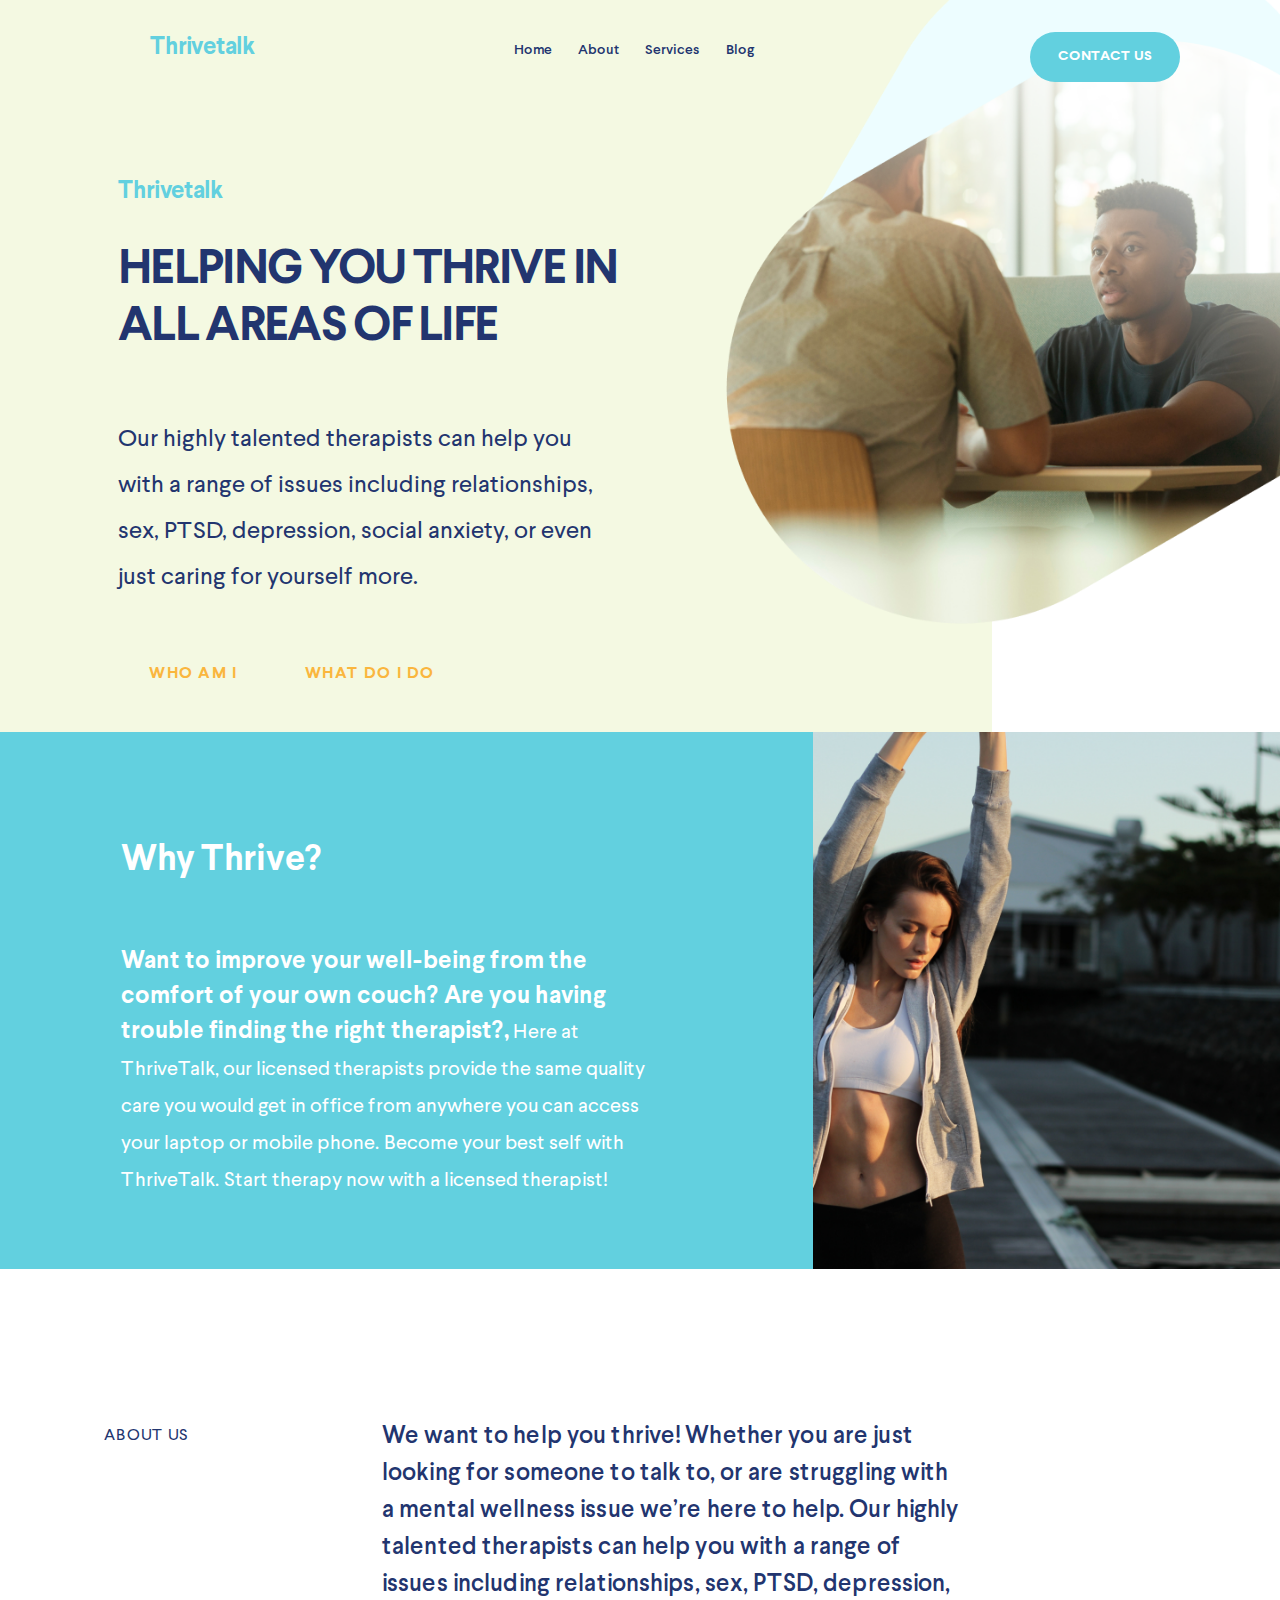
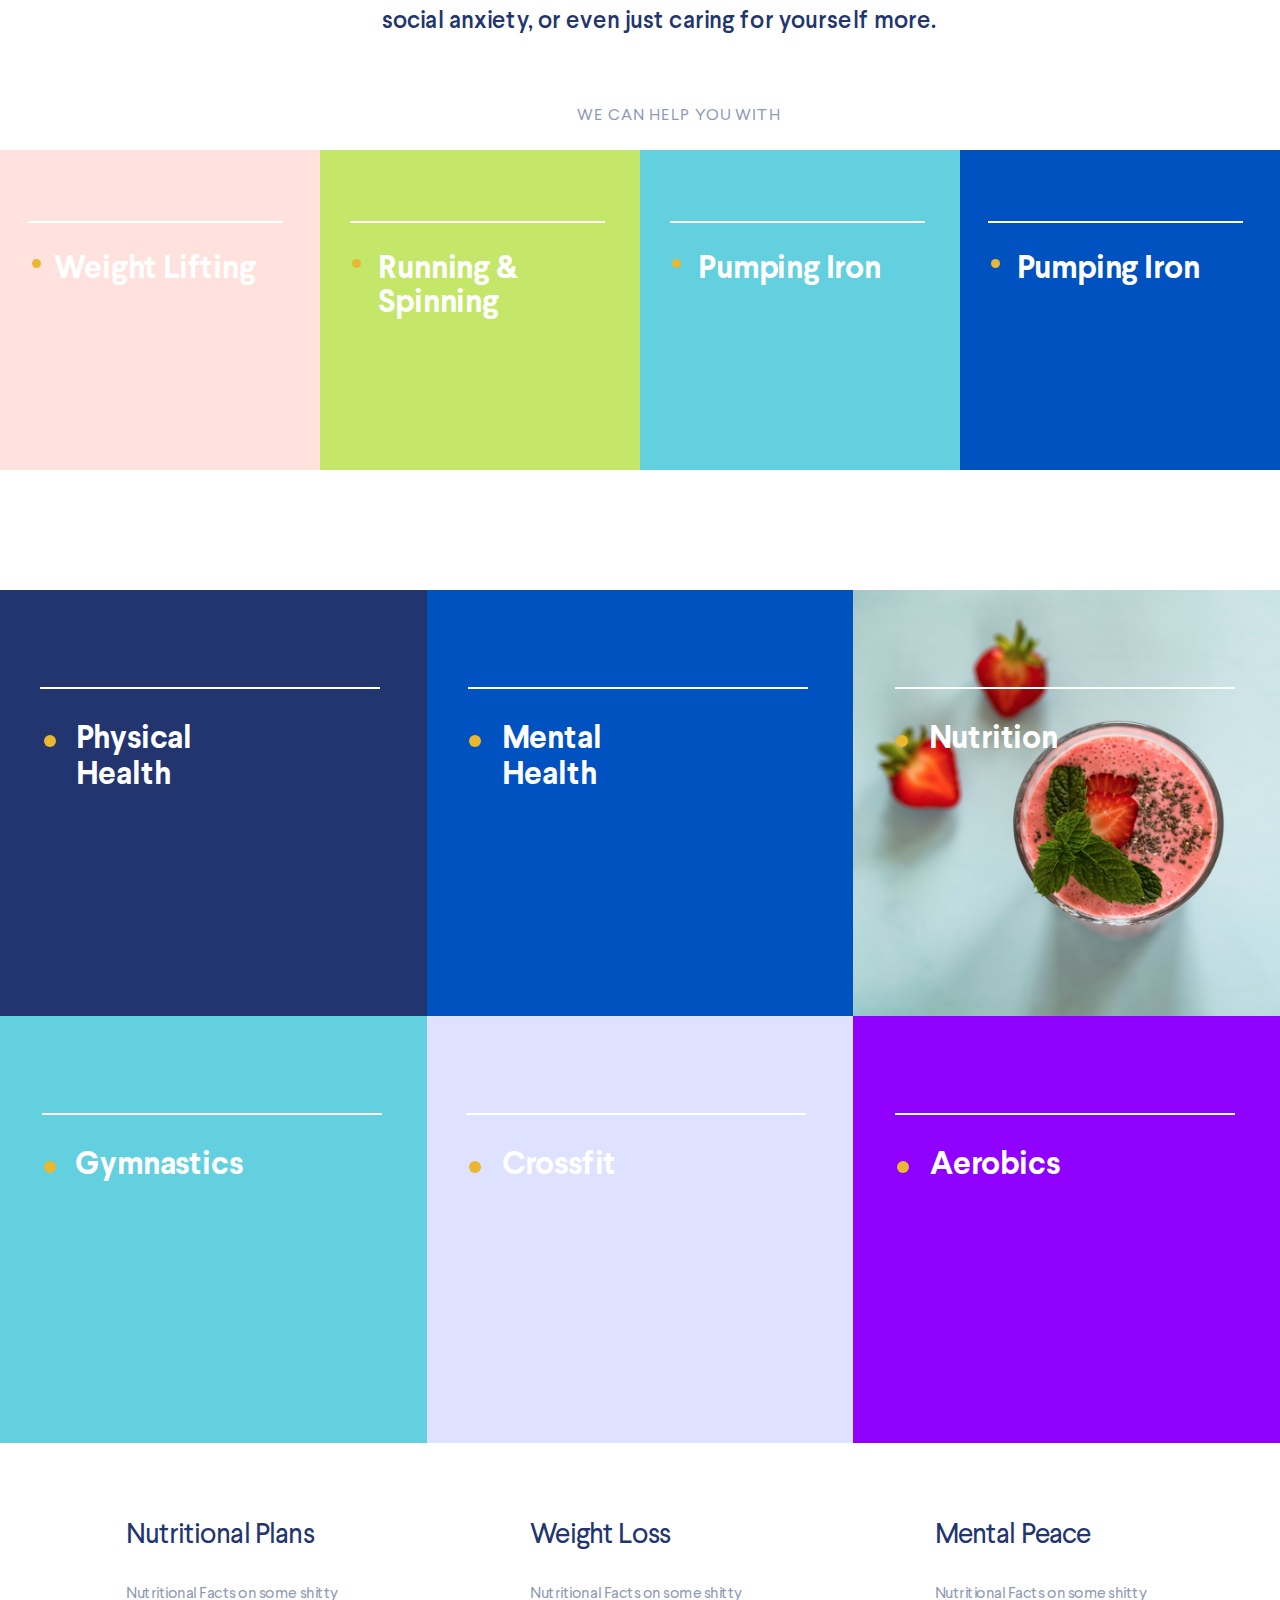
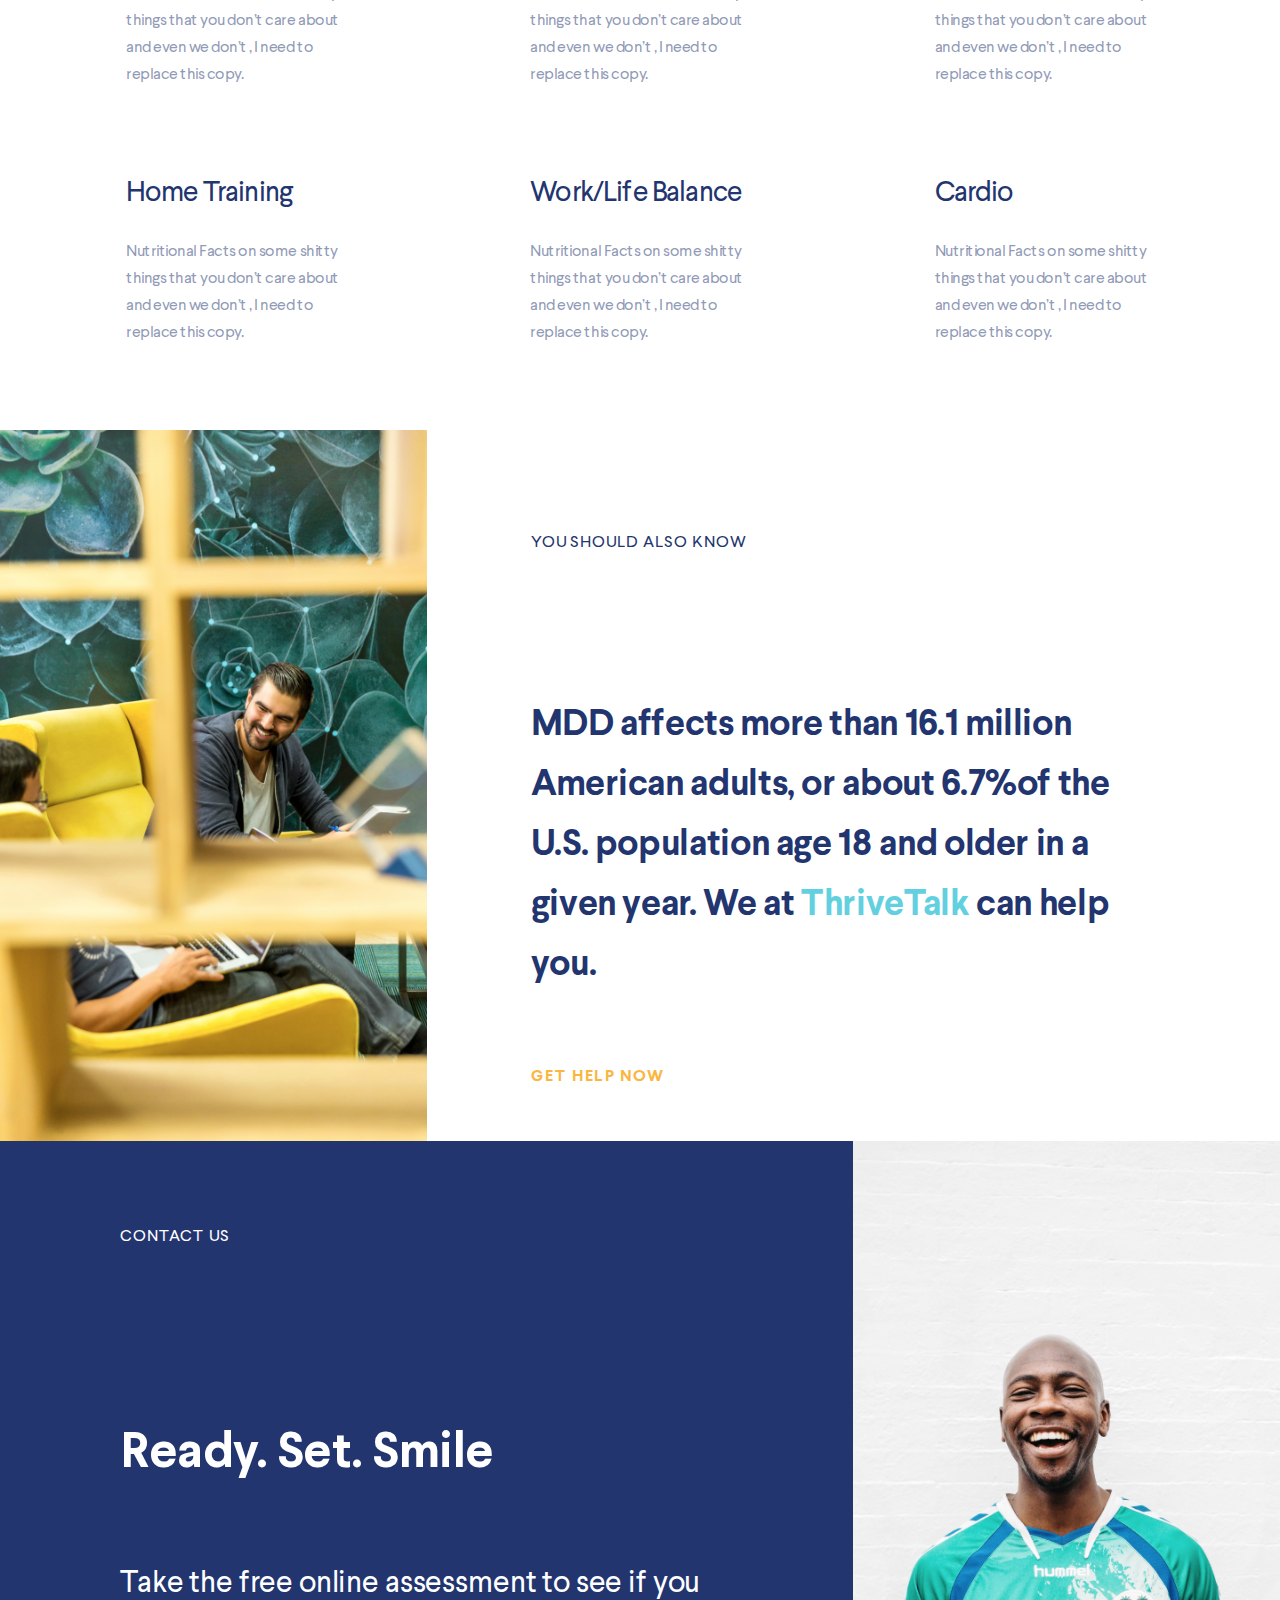
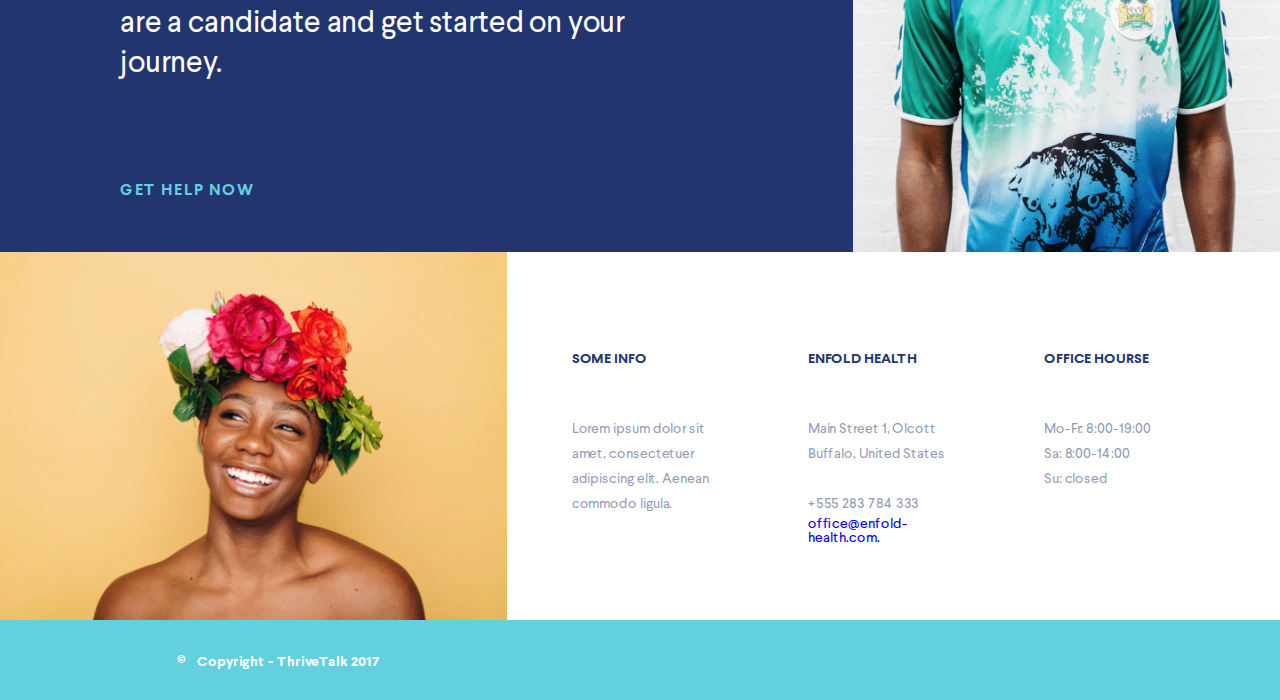
<file: index.html>
<!DOCTYPE html>
<html lang="en">

<head>
    <link rel="stylesheet" href="css/style.css">
    <link rel="stylesheet" href="css/media.css">
    <meta charset="UTF-8">
    <meta name="viewport" content="width=device-width, initial-scale=1.0">
    <title>Thrivetalk</title>
</head>

<body>
    <div class="wrapper">
        <!-- Header -->
        <header class="header">
            <div class="container">
                <div class="header__row">
                    <div class="header__navbar">
                        <div class="header__navbar_logo">
                            <p class="logo_text">Thrivetalk</p>
                        </div>
                        <nav class="header__navbar_menu">
                            <ul id="links">
                                <li><a href="body" class="menu_link scroll-link">Home</a></li>
                                <li><a href=".section__about-us" class="menu_link scroll-link">About</a></li>
                                <li><a href=".section-picture-block" class="menu_link scroll-link">Services</a></li>
                                <li><a href=".section-text-block" class="menu_link scroll-link">Blog</a></li>
                                <li><a href=".contact-us-text" class="header__navbar_button_mob scroll-link">contact us</a></li>
                            </ul>
                            <div class="burger__menu">
                                <a id="open"><img src="./img/burger.svg" alt="menu"></a>
                                <a id="close"><img src="./img/close.svg" alt="clear"></a>
                            </div>
                        </nav>
                        <div class="header__navbar_button">
                            <a href=".section-contact-us" class="button_btn scroll-link">contact us</a>
                        </div>         
                    </div>
                    <div class="header__body">
                        <div class="header__body_left">
                            <p class="left_logo">Thrivetalk</p>
                            <h1 class="left_title">helping you thrive in all areas of life</h1>
                            <p class="left_description">Our highly talented therapists can help you with a range of issues including relationships, sex, PTSD, depression, social anxiety, or even just caring for yourself more.</p>
                            <div class="left_forms">
                                <a class="forms_link" href="#">who am i</a>
                                <a class="forms_link" href="#">what do i do</a>
                            </div>
                        </div>
                        <div class="header__body_right">
                            <img src="./img/photo1.png" alt="photo1" class="right_img">
                            <img src="./img/photo_or.png" alt="photo1_mob" class="right_img_mob">
                        </div>
                    </div>
                </div>
            </div>
        </header>
        <!-- Section why thrive -->
        <section class="section__why-thrive">
            <div class="container">
                <div class="why-thrive__row">
                    <div class="why-thrive__text">
                        <h2 class="why-thrive__title">Why Thrive?</h2>
                        <p class="why-thrive__description">Want to improve your well-being from the comfort of your own couch? Are you having trouble finding the right therapist?,<span>
                        Here at ThriveTalk, our licensed therapists provide the same quality care you would get in office from anywhere you can
                        access your laptop or mobile phone. Become your best self with ThriveTalk. Start therapy now with a licensed therapist!</span></p>
                    </div>
                    <div class="why-thrive__image">
                        <img src="./img/photo2.png" alt="" class="why-thrive__image_img">
                    </div>
                </div>
            </div>
        </section>
        <!-- Section about us -->
        <section class="section__about-us">
            <div class="container">
                <div class="about-us__row">
                    <div class="about-us__text-block">
                        <p class="about-us__title">about us</p>
                        <div class="about-us__text">
                            <p class="about-us__text_description">We want to help you thrive! Whether you are just looking for someone to talk to, or are struggling with a mental
                            wellness issue we’re here to help. Our highly talented therapists can help you with a range of issues including
                            relationships, sex, PTSD, depression, social anxiety, or even just caring for yourself more.</p>
                            <p class="about-us__text_footer">we can help you with</p>
                        </div>
                    </div>
                    <div class="about-us__picture-block">
                        <div class="about-us__picture">
                            <div class="about-us__content about-us__picture_1">
                                <hr class="underline">Weight Lifting
                            </div>
                        </div>
                        <div class="about-us__picture">
                            <div class="about-us__content about-us__picture_2">
                                <hr class="underline">Running & <br/>Spinning
                            </div>
                        </div>
                        <div class="about-us__picture">
                            <div class="about-us__content about-us__picture_3">
                                <hr class="underline">Pumping Iron
                            </div>
                        </div>
                        <div class="about-us__picture">
                            <div class="about-us__content about-us__picture_4">
                                <hr class="underline">Pumping Iron
                            </div>
                        </div>
                    </div>
                </div>
            </div>
        </section>
        <!-- Section picture block -->
        <section class="section-picture-block">
            <div class="container">
                <div class="picture-block">
                    <div class="picture-box">
                        <div class="picture-box__content picture-box__picture_1">
                            <hr class="picture-box__underline">Physical<br>Health
                        </div>
                    </div>
                    <div class="picture-box">
                        <div class="picture-box__content picture-box__picture_2">
                            <hr class="picture-box__underline">Mental<br>Health
                        </div>
                    </div>
                    <div class="picture-box">
                        <div class="picture-box__content picture-box__picture_3">
                            <hr class="picture-box__underline">Nutrition
                        </div>
                    </div>
                    <div class="picture-box">
                        <div class="picture-box__content picture-box__picture_4">
                            <hr class="picture-box__underline">Gymnastics
                        </div>
                    </div>
                    <div class="picture-box">
                        <div class="picture-box__content picture-box__picture_5">
                            <hr class="picture-box__underline">Crossfit
                        </div>
                    </div>
                    <div class="picture-box">
                        <div class="picture-box__content picture-box__picture_6">
                            <hr class="picture-box__underline">Aerobics
                        </div>
                    </div>
                </div>
            </div>
        </section>
        <!-- section text block -->
        <section class="section-text-block">
            <div class="container">
                <div class="text-block">
                    <div class="text-box">
                        <p class="text-block__title">Nutritional Plans</p>
                        <p class="text-block__description">Nutritional Facts on some shitty things that you don’t care about and even we don’t , I need to replace this copy.</p>
                    </div>
                    <div class="text-box">
                        <p class="text-block__title">Weight Loss</p>
                        <p class="text-block__description">Nutritional Facts on some shitty things that you don’t care about and even we don’t , I need to replace this copy.</p>
                    </div>
                    <div class="text-box">
                        <p class="text-block__title">Mental Peace</p>
                        <p class="text-block__description">Nutritional Facts on some shitty things that you don’t care about and even we don’t , I need to replace this copy.</p>
                    </div>
                    <div class="text-box">
                        <p class="text-block__title">Home Training</p>
                        <p class="text-block__description">Nutritional Facts on some shitty things that you don’t care about and even we don’t , I need to replace this copy.</p>
                    </div>
                    <div class="text-box">
                        <p class="text-block__title">Work/Life Balance</p>
                        <p class="text-block__description">Nutritional Facts on some shitty things that you don’t care about and even we don’t , I need to replace this copy.</p>
                    </div>
                    <div class="text-box">
                        <p class="text-block__title">Cardio</p>
                        <p class="text-block__description">Nutritional Facts on some shitty things that you don’t care about and even we don’t , I need to replace this copy.</p>
                    </div>
                </div>
            </div>
        </section>
        <!-- section get help -->
        <section class="section-get-help">
            <div class="container">
                <div class="get-help-block">
                    <div class="get-help-image">
                        <img src="./img/photo4.png" alt="photo4" class="get-help__img">
                    </div>
                    <div class="get-help-text">
                        <p class="get-help-text__title">you should also know</p>
                        <p class="get-help-text__description">MDD affects more than 16.1 million American adults, or about 6.7%of the U.S. population age 18 and older in a given
                        year. We at <span>ThriveTalk</span> can help you.</p>
                        <p class="get-help-text-footer">get help now</p>
                    </div>
                </div>
            </div>
        </section>
        <!-- section contact-us -->
        <section class="section-contact-us">
            <div class="container">
                <div class="contact-us-block">
                    <div class="contact-us-text">
                        <p class="contact-us-text__header">contact us</p>
                        <h2 class="contact-us-text__title">Ready. Set. Smile</h2>
                        <p class="contact-us-text__description">Take the free online assessment to see if you are a candidate and get started on your journey.</p>
                        <p class="contact-us-text__footer">get help now</p>
                    </div>
                    <div class="contact-us-image">
                        <img src="./img/photo5.png" alt="photo5" class="contact-us-image__img">
                    </div>
                </div>
            </div>
        </section>
        <!-- info section -->
        <section class="section-info">
            <div class="container">
                <div class="info-block">
                    <div class="info-block-image-box">
                        <img src="./img/photo6.png" alt="photo6" class="info-block-image-box__img">
                    </div>
                    <div class="info-block-text">
                        <div class="info-block-text-box">
                            <p class="info-block-text-box__title">some info</p>
                            <p class="info-block-text-box__description">Lorem ipsum dolor sit amet, consectetuer adipiscing elit. Aenean commodo ligula.</p>
                        </div>
                        <div class="info-block-text-box">
                            <p class="info-block-text-box__title">enfold Health</p>
                            <p class="info-block-text-box__description">Main Street 1, Olcott<br>
                            Buffalo, United States<br><br>+555 283 784 333</p>
                            <a href="#" class="info-block-text-box__email">office@enfold-health.com.</a>
                        </div>
                        <div class="info-block-text-box">
                            <p class="info-block-text-box__title">office hourse</p>
                            <p class="info-block-text-box__description">Mo-Fr: 8:00-19:00<br>
                            Sa: 8:00-14:00<br>Su: closed</p>
                        </div>
                    </div>
                </div>
            </div>
        </section>
        <!-- footer -->
        <footer class="footer">
            <div class="container">
                <div class="footer-box">
                    <p class="footer-box__icon">©</p>
                    <p class="footer-box__text">Copyright - ThriveTalk 2017</p>
                </div>
            </div>    
        </footer>
    </div>    
    <script src="./js/script.js"></script>
</body>
</html>
</file>
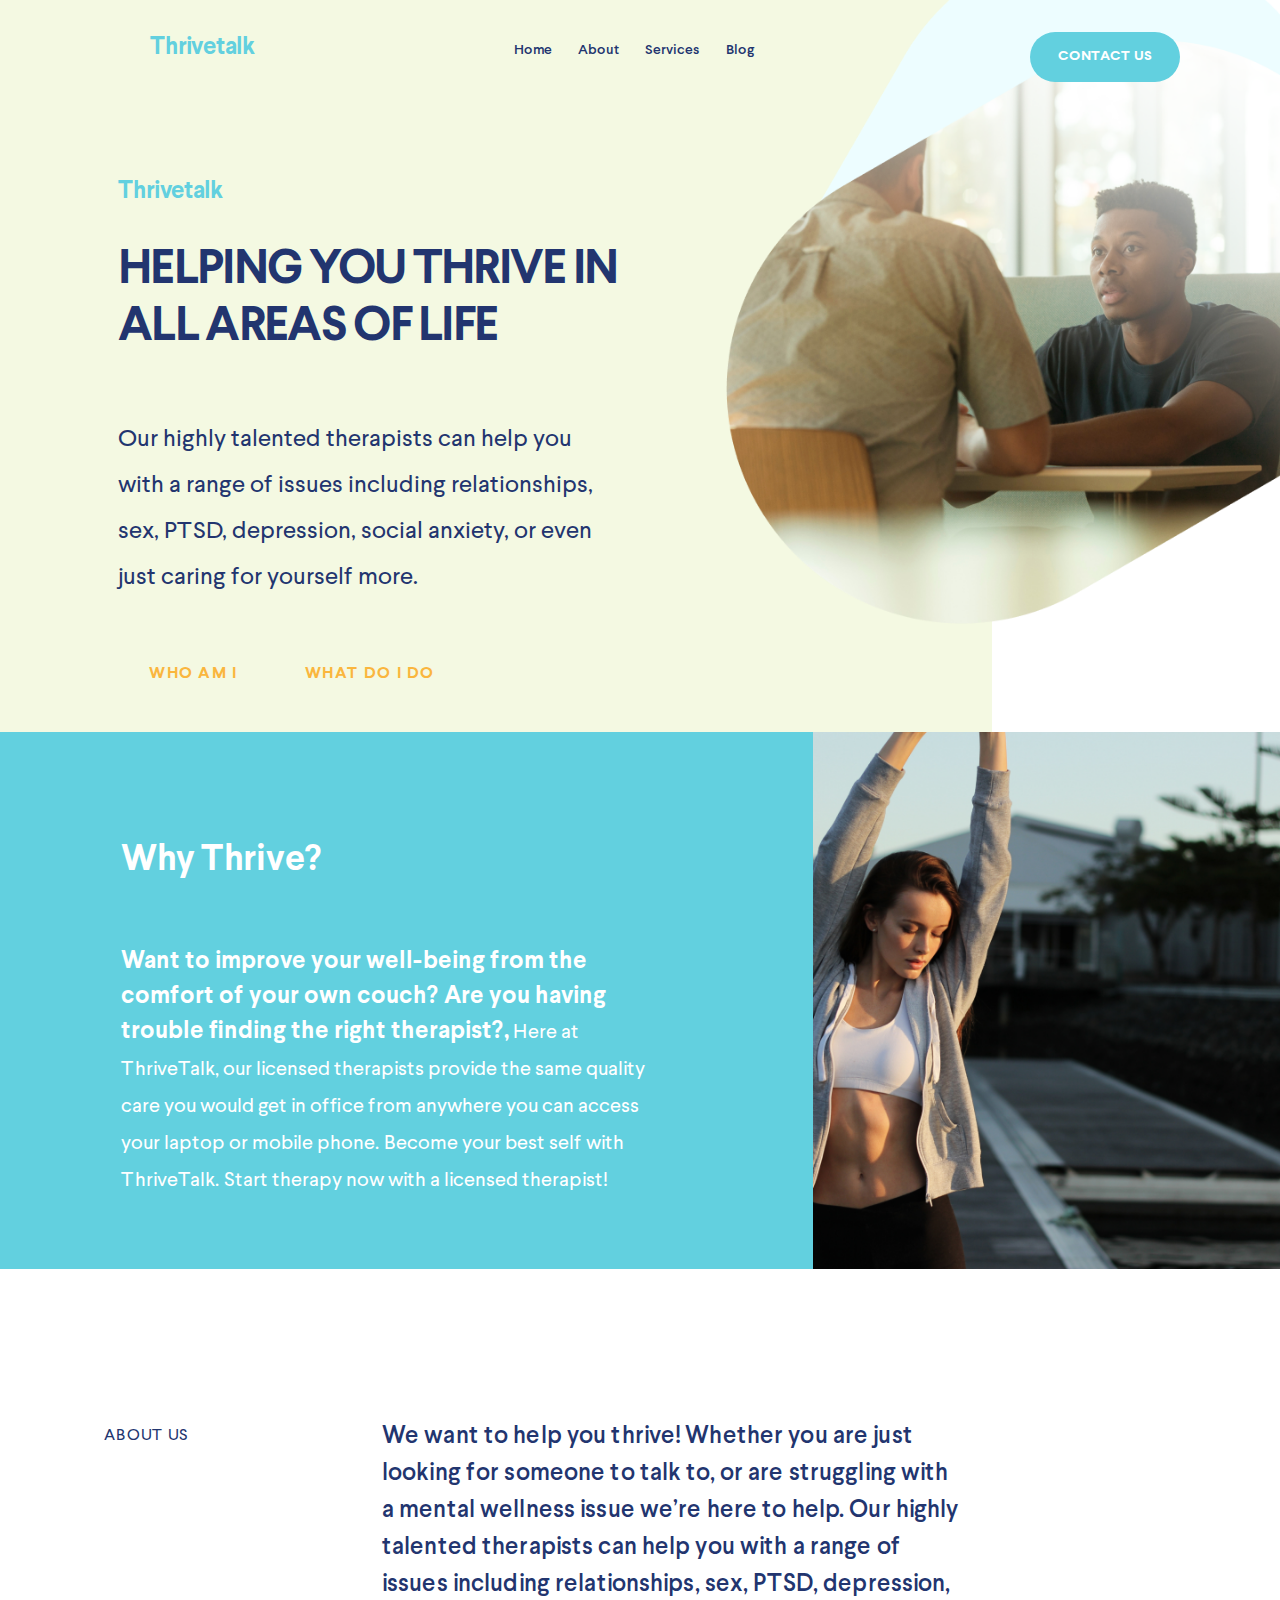
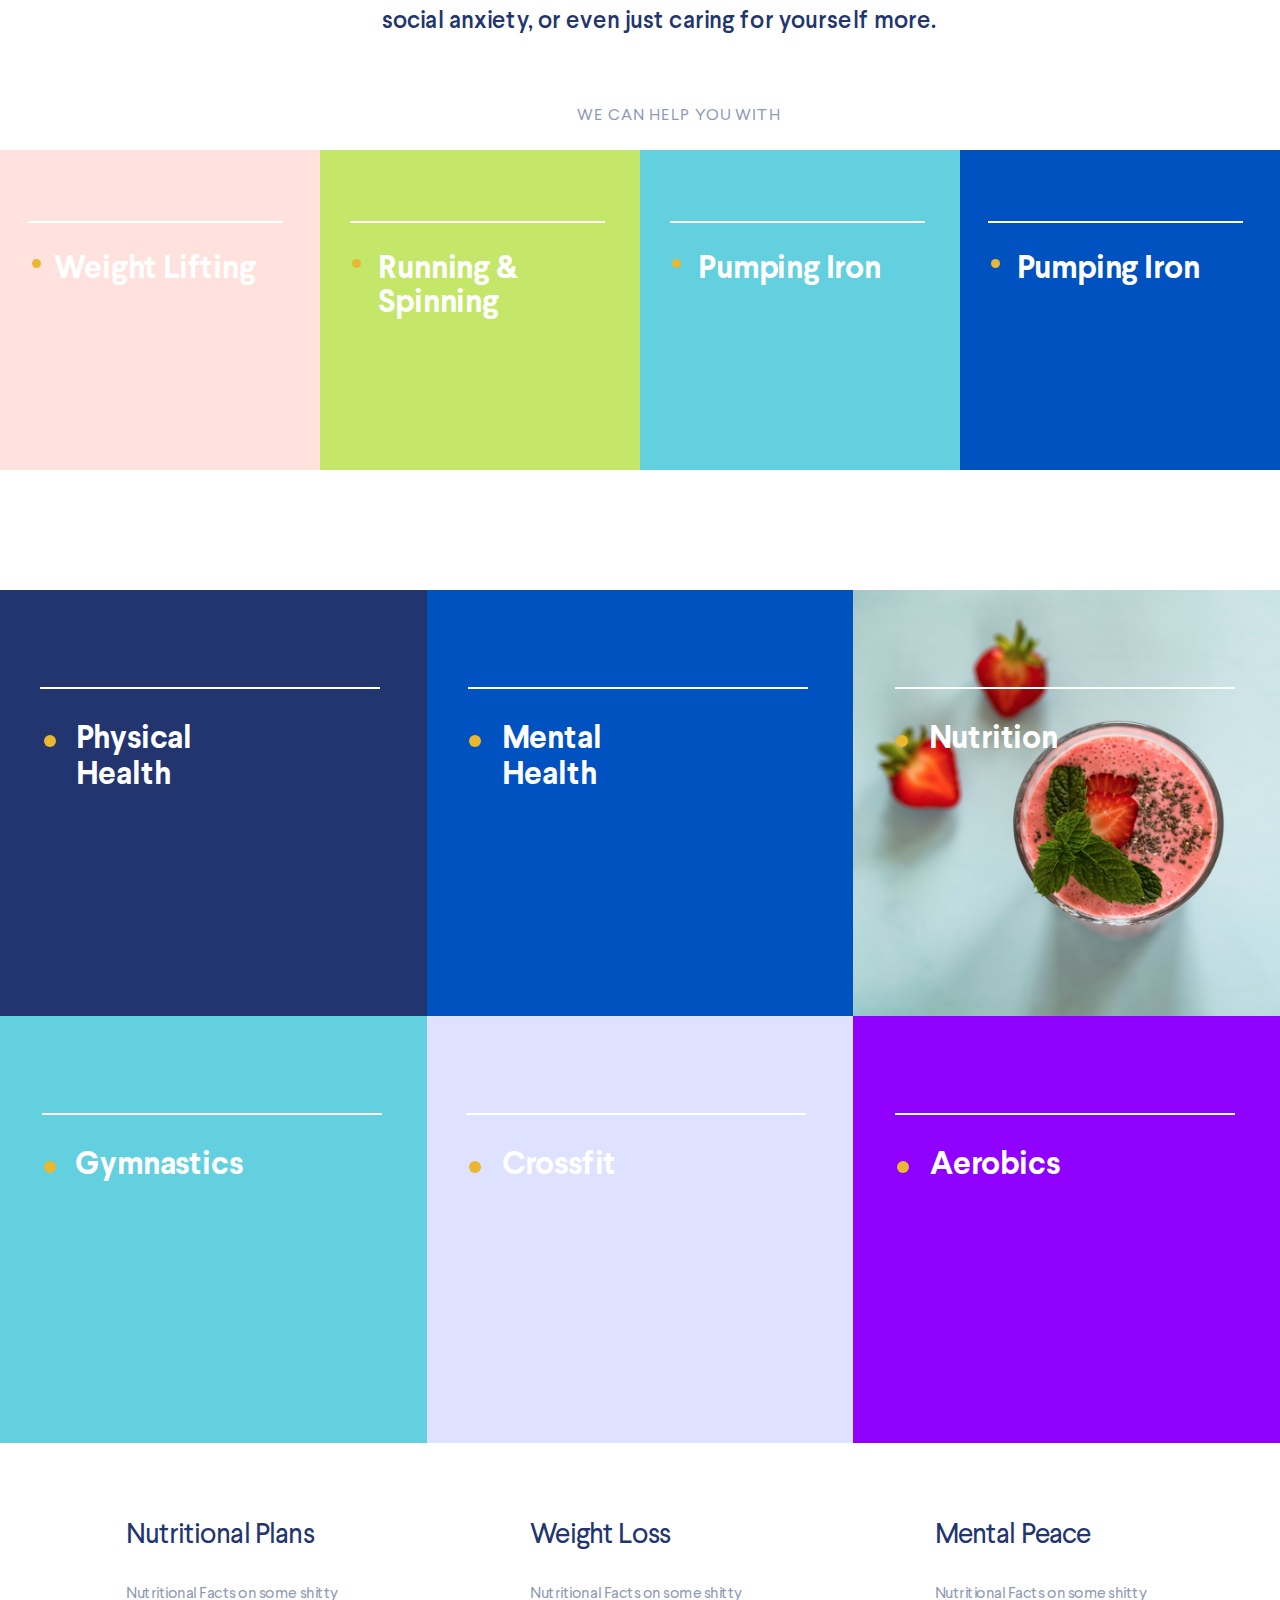
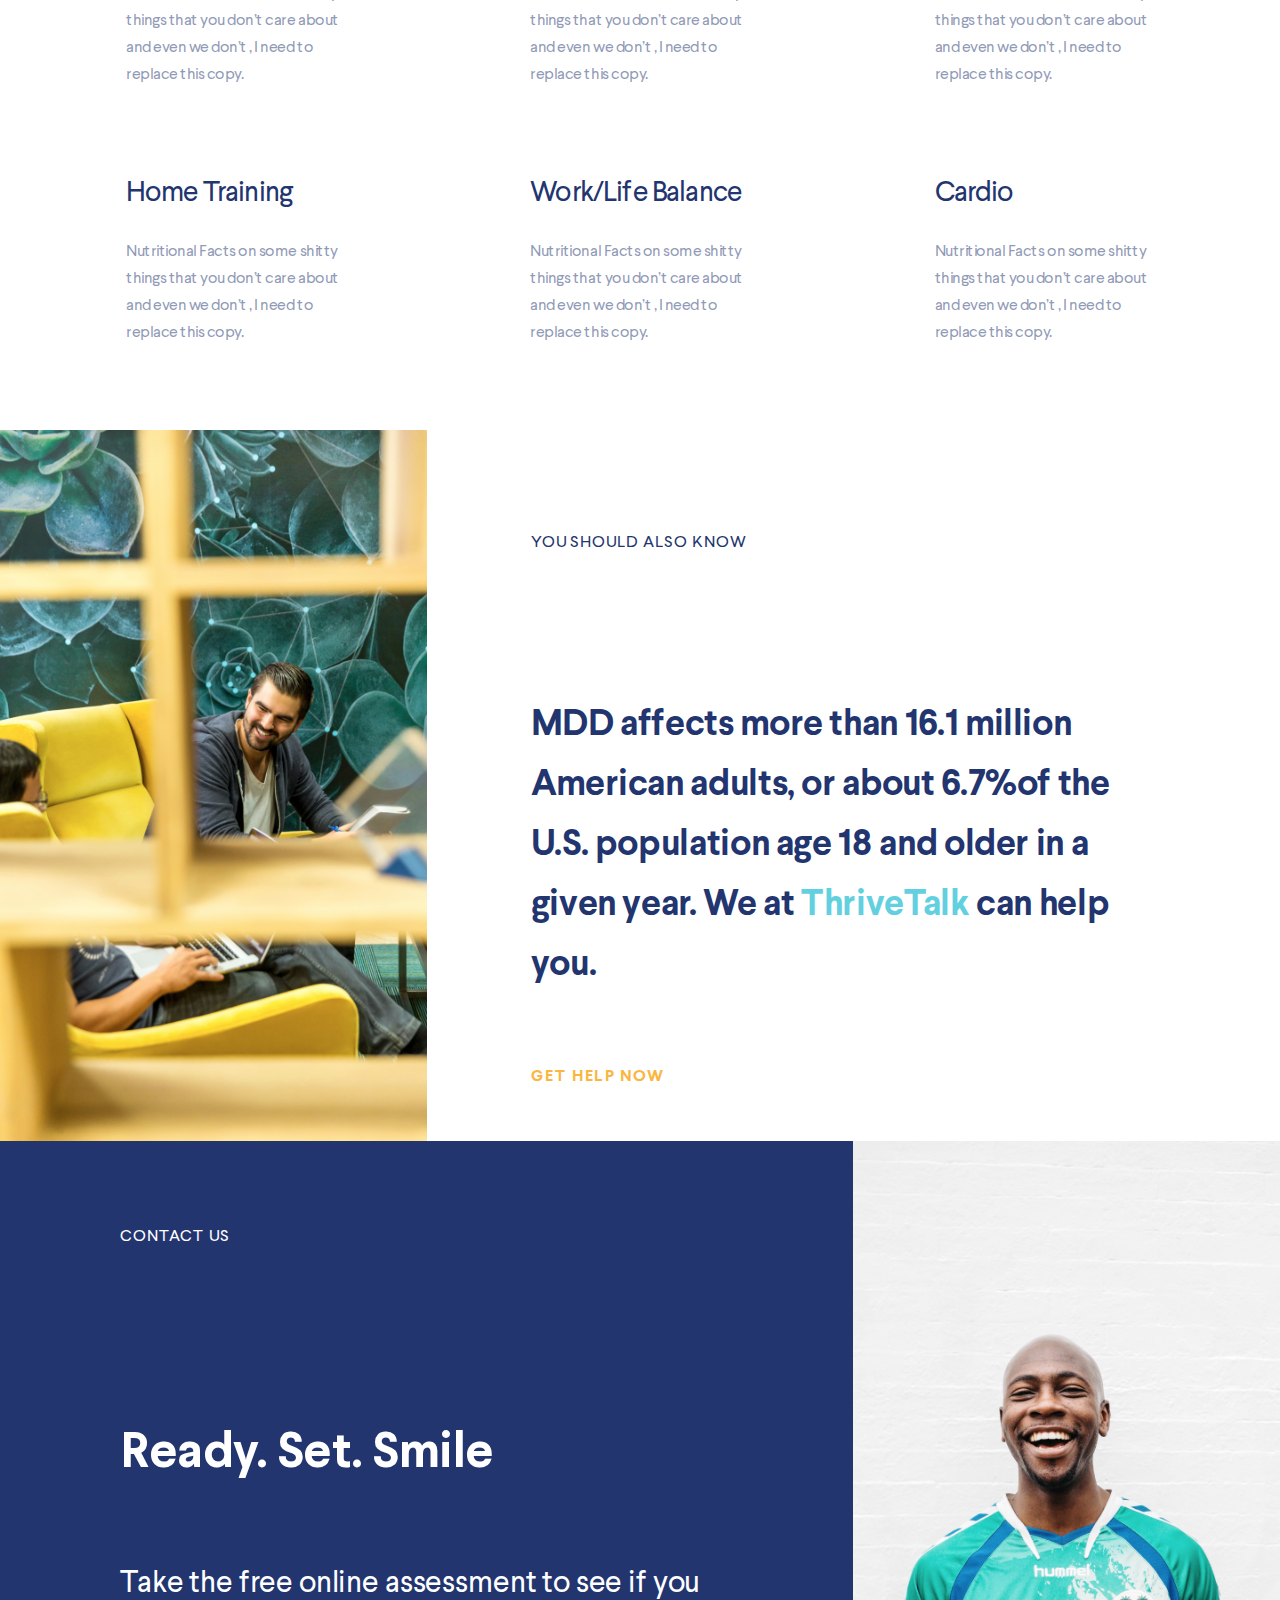
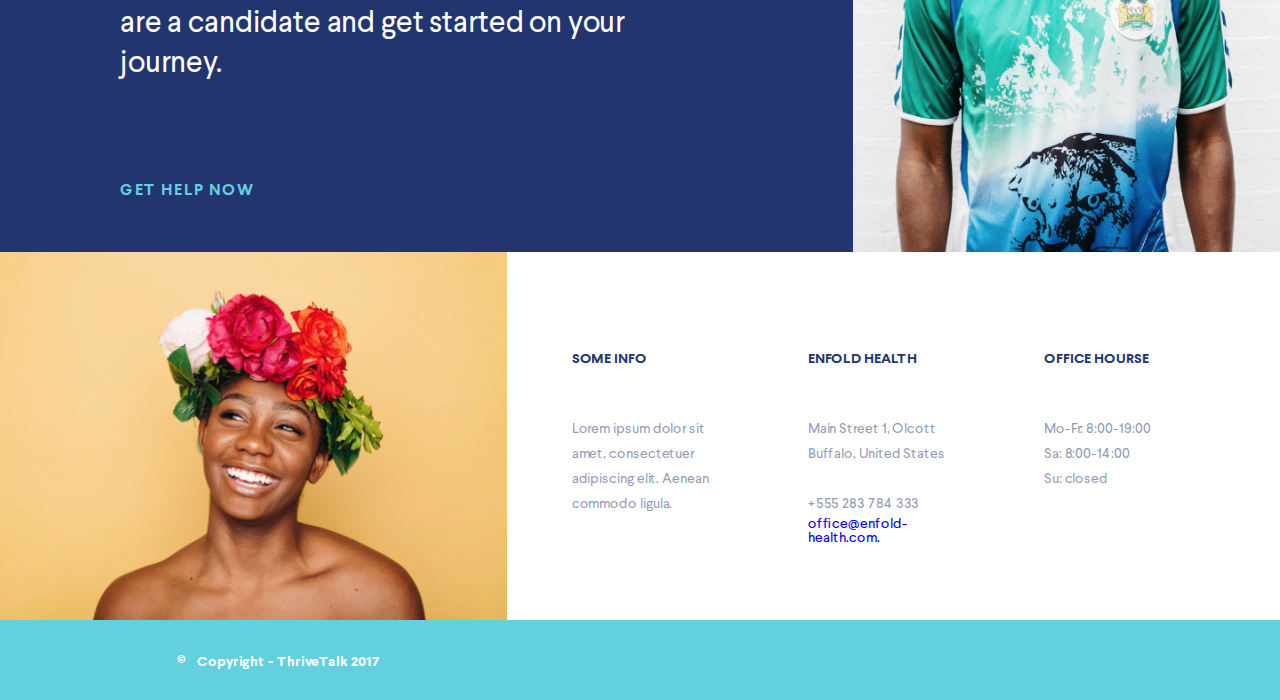
<file: project2/index.html>
<!DOCTYPE html>
<html lang="en">

<head>
    <link rel="stylesheet" href="css/style.css">
    <link rel="stylesheet" href="css/media.css">
    <meta charset="UTF-8">
    <meta name="viewport" content="width=device-width, initial-scale=1.0">
    <title>Thrivetalk</title>
</head>

<body>
    <div class="wrapper">
        <!-- Header -->
        <header class="header">
            <div class="container">
                <div class="header__row">
                    <div class="header__navbar">
                        <div class="header__navbar_logo">
                            <p class="logo_text">Thrivetalk</p>
                        </div>
                        <nav class="header__navbar_menu">
                            <ul id="links">
                                <li><a class="menu_link" href="">Home</a></li>
                                <li><a class="menu_link" href="">About</a></li>
                                <li><a class="menu_link" href="">Services</a></li>
                                <li><a class="menu_link" href="">Blog</a></li>
                                <li><a href="" class="header__navbar_button_mob">contact us</a></li>
                            </ul>
                            <div class="burger__menu">
                                <a href="#" id="open"><img src="./img/burger.svg" alt="menu"></a>
                                <a href="#" id="close"><img src="./img/close.svg" alt="clear"></a>
                            </div>
                        </nav>
                        <div class="header__navbar_button">
                            <a href="#" class="button_btn">contact us</a>
                        </div>         
                    </div>
                    <div class="header__body">
                        <div class="header__body_left">
                            <p class="left_logo">Thrivetalk</p>
                            <h1 class="left_title">helping you thrive in all areas of life</h1>
                            <p class="left_description">Our highly talented therapists can help you with a range of issues including relationships, sex, PTSD, depression, social anxiety, or even just caring for yourself more.</p>
                            <div class="left_forms">
                                <a class="forms_link" href="#">who am i</a>
                                <a class="forms_link" href="#">what do i do</a>
                            </div>
                        </div>
                        <div class="header__body_right">
                            <img src="./img/photo1.png" alt="photo1" class="right_img">
                            <img src="./img/photo_or.png" alt="photo1_mob" class="right_img_mob">
                        </div>
                    </div>
                </div>
            </div>
        </header>
        <!-- Section why thrive -->
        <section class="section__why-thrive">
            <div class="container">
                <div class="why-thrive__row">
                    <div class="why-thrive__text">
                        <h2 class="why-thrive__title">Why Thrive?</h2>
                        <p class="why-thrive__description">Want to improve your well-being from the comfort of your own couch? Are you having trouble finding the right therapist?,<span>
                        Here at ThriveTalk, our licensed therapists provide the same quality care you would get in office from anywhere you can
                        access your laptop or mobile phone. Become your best self with ThriveTalk. Start therapy now with a licensed therapist!</span></p>
                    </div>
                    <div class="why-thrive__image">
                        <img src="./img/photo2.png" alt="" class="why-thrive__image_img">
                    </div>
                </div>
            </div>
        </section>
        <!-- Section about us -->
        <section class="section__about-us">
            <div class="container">
                <div class="about-us__row">
                    <div class="about-us__text-block">
                        <p class="about-us__title">about us</p>
                        <div class="about-us__text">
                            <p class="about-us__text_description">We want to help you thrive! Whether you are just looking for someone to talk to, or are struggling with a mental
                            wellness issue we’re here to help. Our highly talented therapists can help you with a range of issues including
                            relationships, sex, PTSD, depression, social anxiety, or even just caring for yourself more.</p>
                            <p class="about-us__text_footer">we can help you with</p>
                        </div>
                    </div>
                    <div class="about-us__picture-block">
                        <div class="about-us__picture">
                            <div class="about-us__content about-us__picture_1">
                                <hr class="underline">Weight Lifting
                            </div>
                        </div>
                        <div class="about-us__picture">
                            <div class="about-us__content about-us__picture_2">
                                <hr class="underline">Running & <br/>Spinning
                            </div>
                        </div>
                        <div class="about-us__picture">
                            <div class="about-us__content about-us__picture_3">
                                <hr class="underline">Pumping Iron
                            </div>
                        </div>
                        <div class="about-us__picture">
                            <div class="about-us__content about-us__picture_4">
                                <hr class="underline">Pumping Iron
                            </div>
                        </div>
                    </div>
                </div>
            </div>
        </section>
        <!-- Section picture block -->
        <section class="section-picture-block">
            <div class="container">
                <div class="picture-block">
                    <div class="picture-box">
                        <div class="picture-box__content picture-box__picture_1">
                            <hr class="picture-box__underline">Physical<br>Health
                        </div>
                    </div>
                    <div class="picture-box">
                        <div class="picture-box__content picture-box__picture_2">
                            <hr class="picture-box__underline">Mental<br>Health
                        </div>
                    </div>
                    <div class="picture-box">
                        <div class="picture-box__content picture-box__picture_3">
                            <hr class="picture-box__underline">Nutrition
                        </div>
                    </div>
                    <div class="picture-box">
                        <div class="picture-box__content picture-box__picture_4">
                            <hr class="picture-box__underline">Gymnastics
                        </div>
                    </div>
                    <div class="picture-box">
                        <div class="picture-box__content picture-box__picture_5">
                            <hr class="picture-box__underline">Crossfit
                        </div>
                    </div>
                    <div class="picture-box">
                        <div class="picture-box__content picture-box__picture_6">
                            <hr class="picture-box__underline">Aerobics
                        </div>
                    </div>
                </div>
            </div>
        </section>
        <!-- section text block -->
        <section class="section-text-block">
            <div class="container">
                <div class="text-block">
                    <div class="text-box">
                        <p class="text-block__title">Nutritional Plans</p>
                        <p class="text-block__description">Nutritional Facts on some shitty things that you don’t care about and even we don’t , I need to replace this copy.</p>
                    </div>
                    <div class="text-box">
                        <p class="text-block__title">Weight Loss</p>
                        <p class="text-block__description">Nutritional Facts on some shitty things that you don’t care about and even we don’t , I need to replace this copy.</p>
                    </div>
                    <div class="text-box">
                        <p class="text-block__title">Mental Peace</p>
                        <p class="text-block__description">Nutritional Facts on some shitty things that you don’t care about and even we don’t , I need to replace this copy.</p>
                    </div>
                    <div class="text-box">
                        <p class="text-block__title">Home Training</p>
                        <p class="text-block__description">Nutritional Facts on some shitty things that you don’t care about and even we don’t , I need to replace this copy.</p>
                    </div>
                    <div class="text-box">
                        <p class="text-block__title">Work/Life Balance</p>
                        <p class="text-block__description">Nutritional Facts on some shitty things that you don’t care about and even we don’t , I need to replace this copy.</p>
                    </div>
                    <div class="text-box">
                        <p class="text-block__title">Cardio</p>
                        <p class="text-block__description">Nutritional Facts on some shitty things that you don’t care about and even we don’t , I need to replace this copy.</p>
                    </div>
                </div>
            </div>
        </section>
        <!-- section get help -->
        <section class="section-get-help">
            <div class="container">
                <div class="get-help-block">
                    <div class="get-help-image">
                        <img src="./img/photo4.png" alt="photo4" class="get-help__img">
                    </div>
                    <div class="get-help-text">
                        <p class="get-help-text__title">you should also know</p>
                        <p class="get-help-text__description">MDD affects more than 16.1 million American adults, or about 6.7%of the U.S. population age 18 and older in a given
                        year. We at <span>ThriveTalk</span> can help you.</p>
                        <p class="get-help-text-footer">get help now</p>
                    </div>
                </div>
            </div>
        </section>
        <!-- section contact-us -->
        <section class="section-contact-us">
            <div class="container">
                <div class="contact-us-block">
                    <div class="contact-us-text">
                        <p class="contact-us-text__header">contact us</p>
                        <h2 class="contact-us-text__title">Ready. Set. Smile</h2>
                        <p class="contact-us-text__description">Take the free online assessment to see if you are a candidate and get started on your journey.</p>
                        <p class="contact-us-text__footer">get help now</p>
                    </div>
                    <div class="contact-us-image">
                        <img src="./img/photo5.png" alt="photo5" class="contact-us-image__img">
                    </div>
                </div>
            </div>
        </section>
        <!-- info section -->
        <section class="section-info">
            <div class="container">
                <div class="info-block">
                    <div class="info-block-image-box">
                        <img src="./img/photo6.png" alt="photo6" class="info-block-image-box__img">
                    </div>
                    <div class="info-block-text">
                        <div class="info-block-text-box">
                            <p class="info-block-text-box__title">some info</p>
                            <p class="info-block-text-box__description">Lorem ipsum dolor sit amet, consectetuer adipiscing elit. Aenean commodo ligula.</p>
                        </div>
                        <div class="info-block-text-box">
                            <p class="info-block-text-box__title">enfold Health</p>
                            <p class="info-block-text-box__description">Main Street 1, Olcott<br>
                            Buffalo, United States<br><br>+555 283 784 333</p>
                            <a href="#" class="info-block-text-box__email">office@enfold-health.com.</a>
                        </div>
                        <div class="info-block-text-box">
                            <p class="info-block-text-box__title">office hourse</p>
                            <p class="info-block-text-box__description">Mo-Fr: 8:00-19:00<br>
                            Sa: 8:00-14:00<br>Su: closed</p>
                        </div>
                    </div>
                </div>
            </div>
        </section>
        <!-- footer -->
        <footer class="footer">
            <div class="container">
                <div class="footer-box">
                    <p class="footer-box__icon">©</p>
                    <p class="footer-box__text">Copyright - ThriveTalk 2017</p>
                </div>
            </div>    
        </footer>
    </div>    
    <script src="./js/script.js"></script>
</body>
</html>
</file>
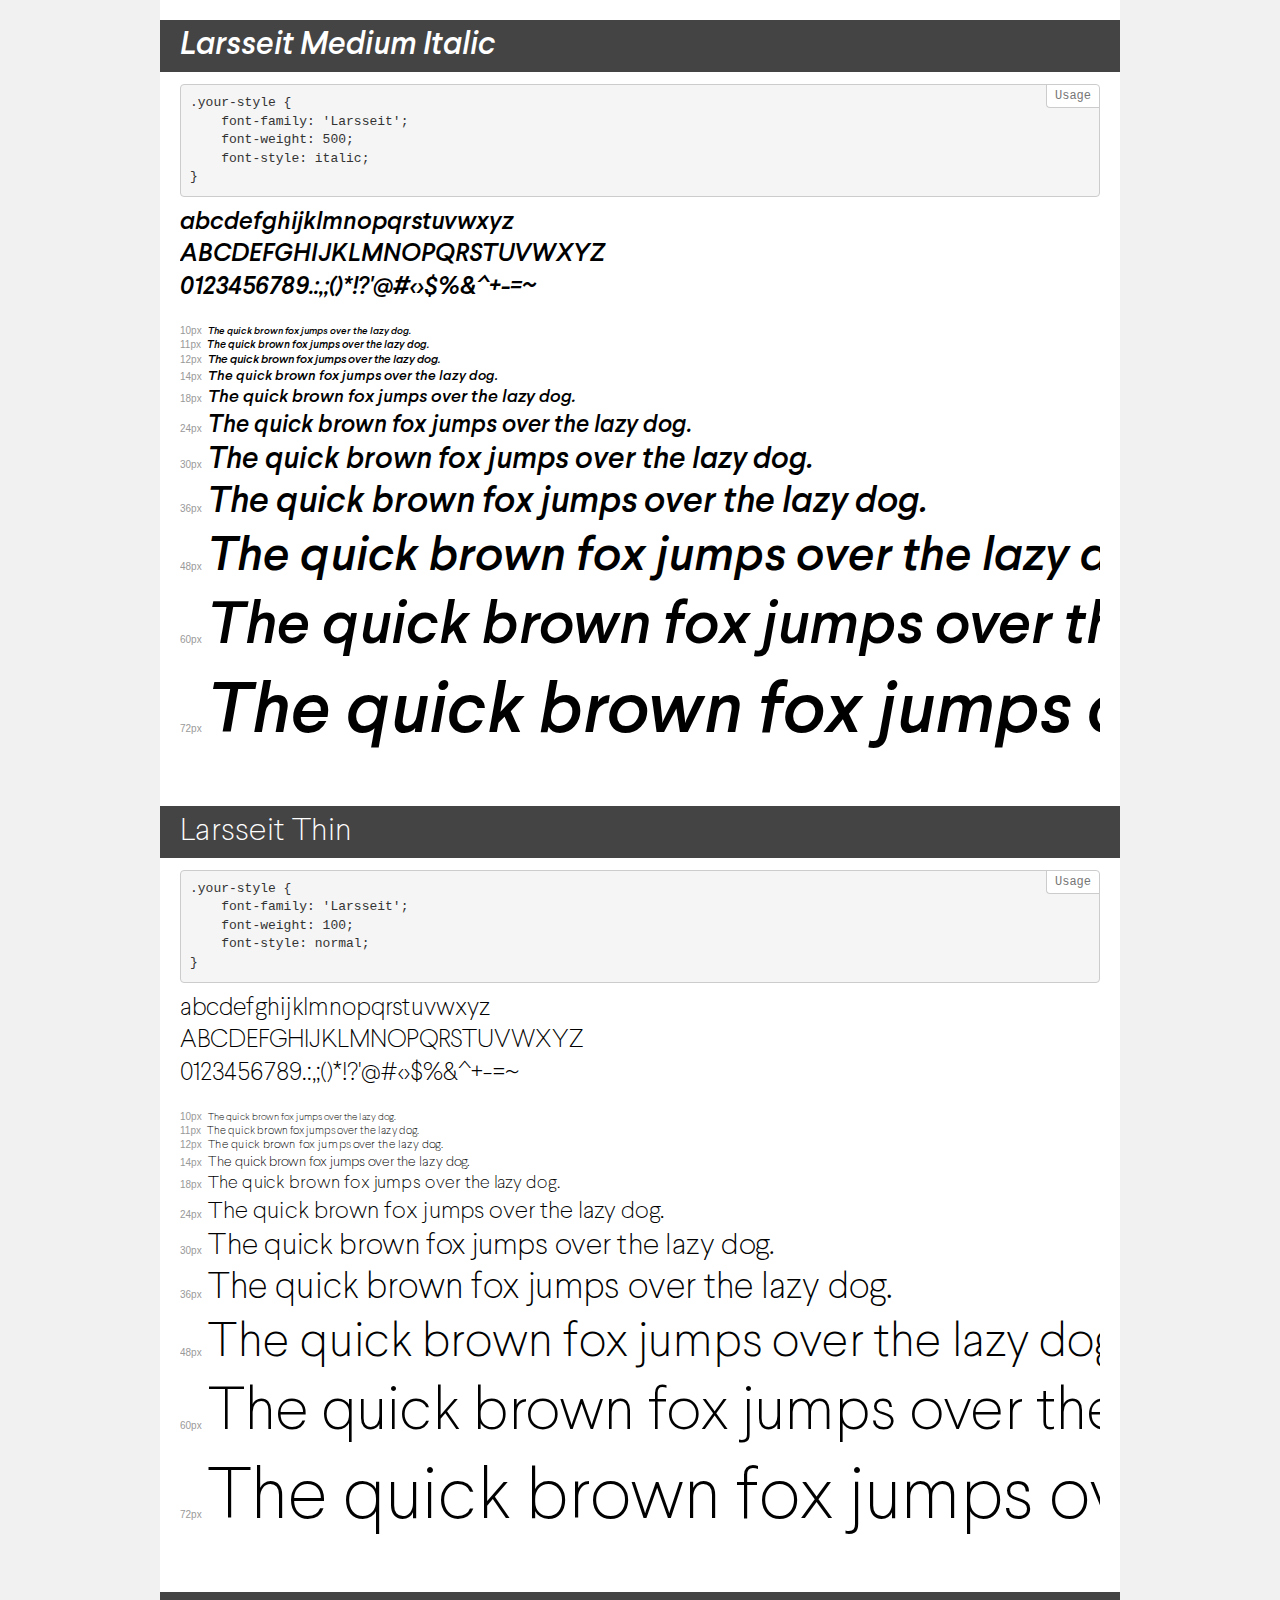
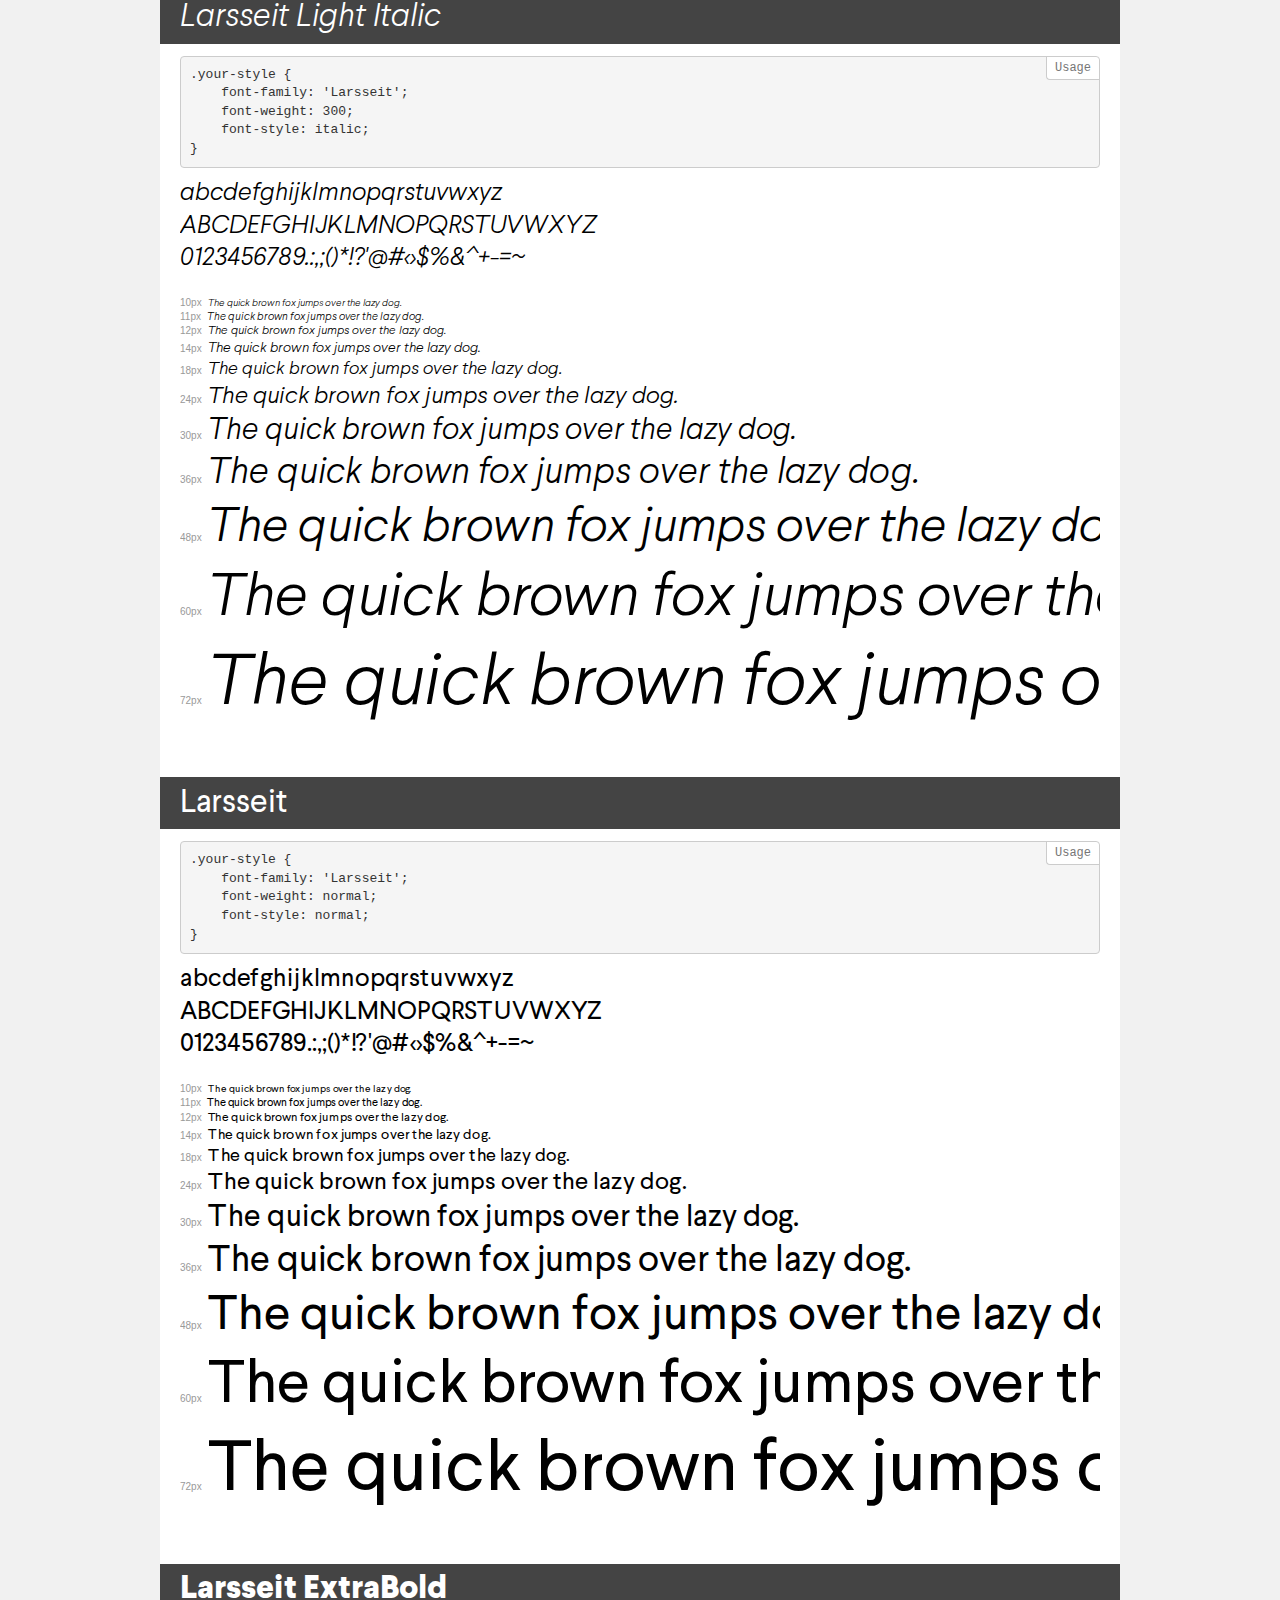
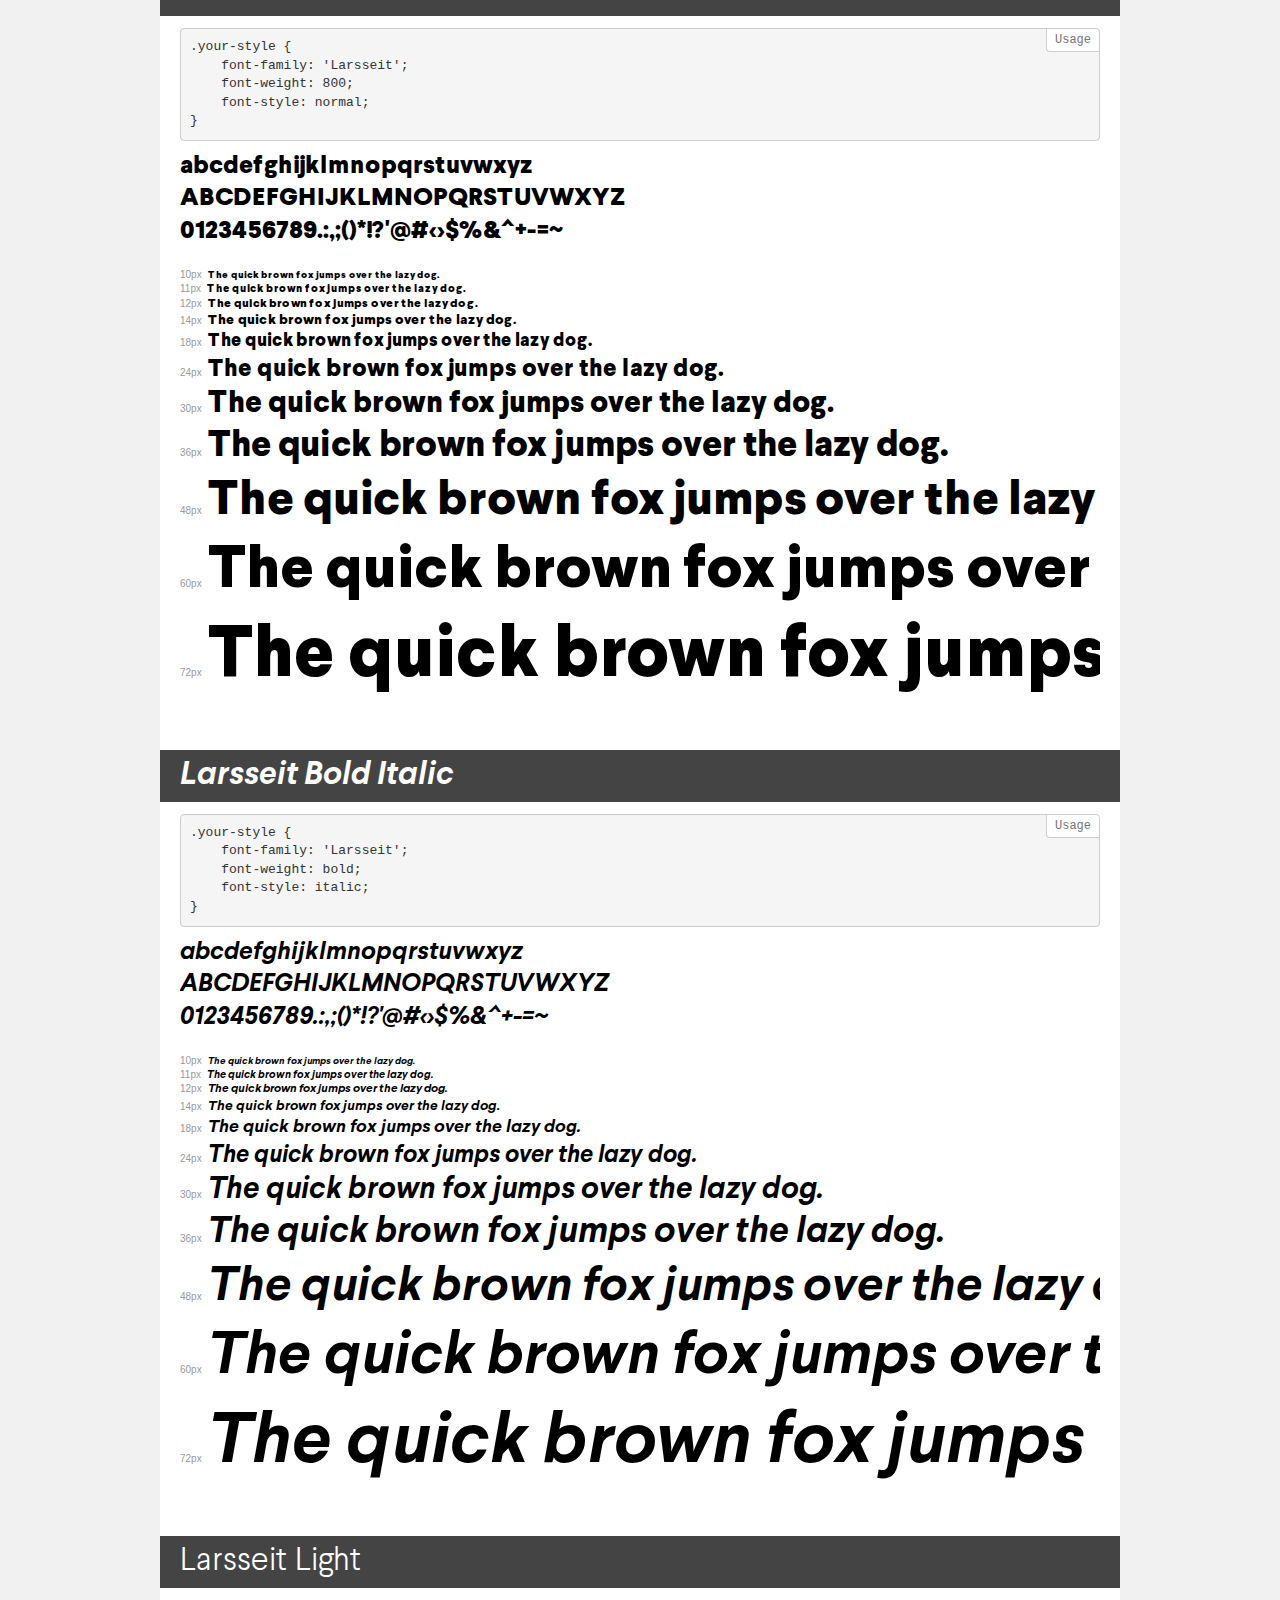
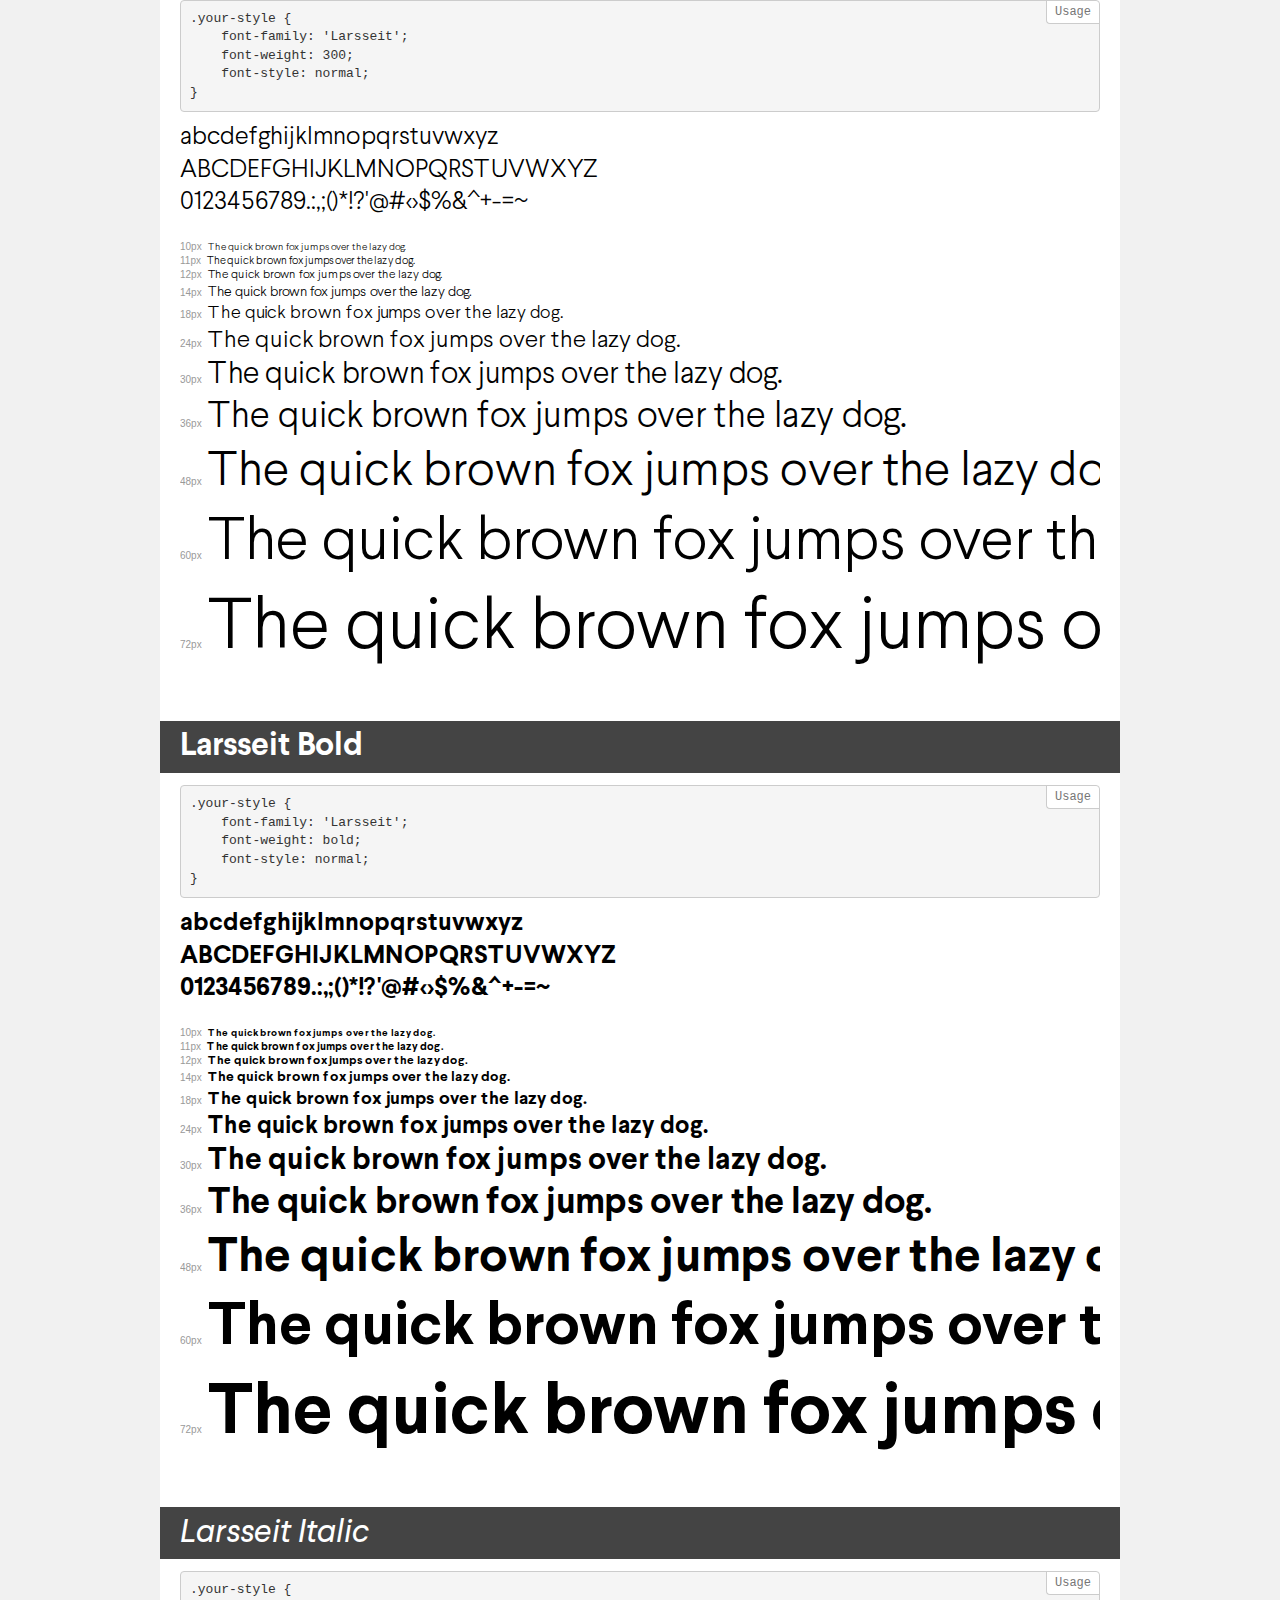
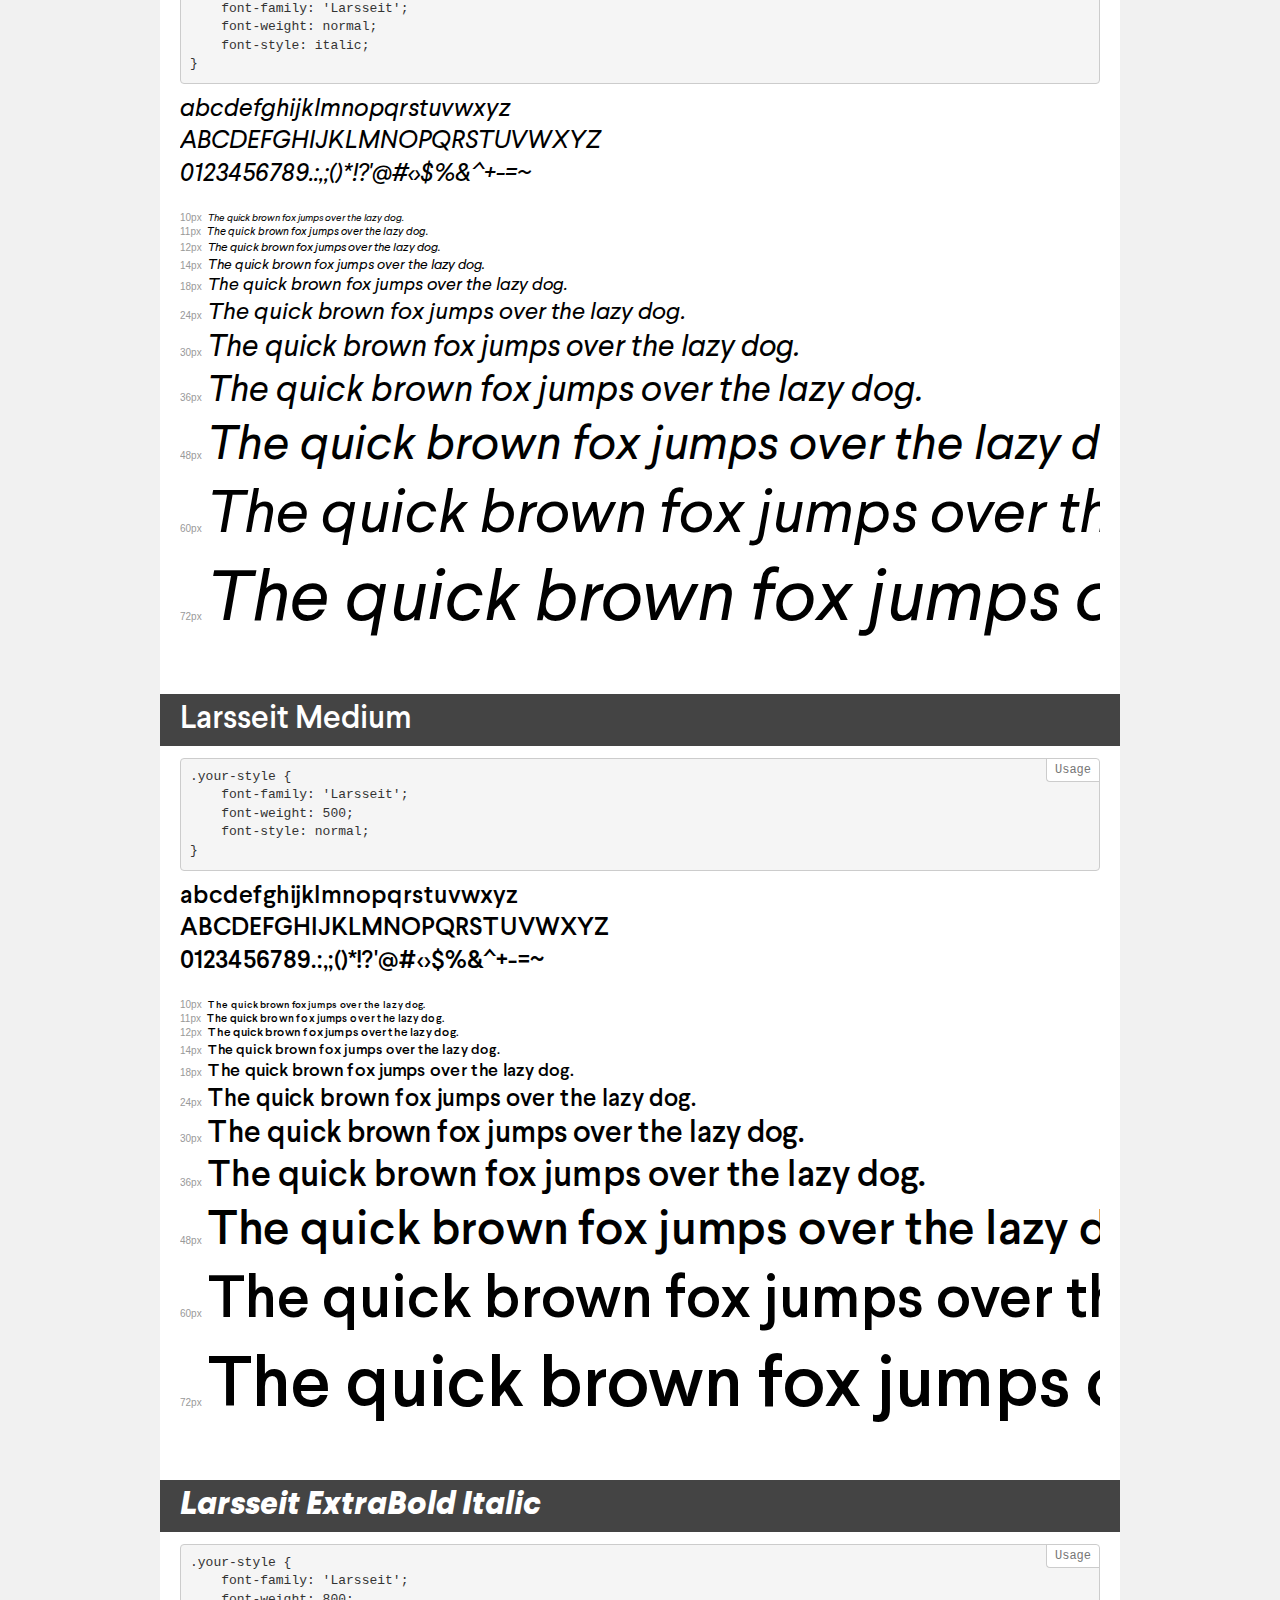
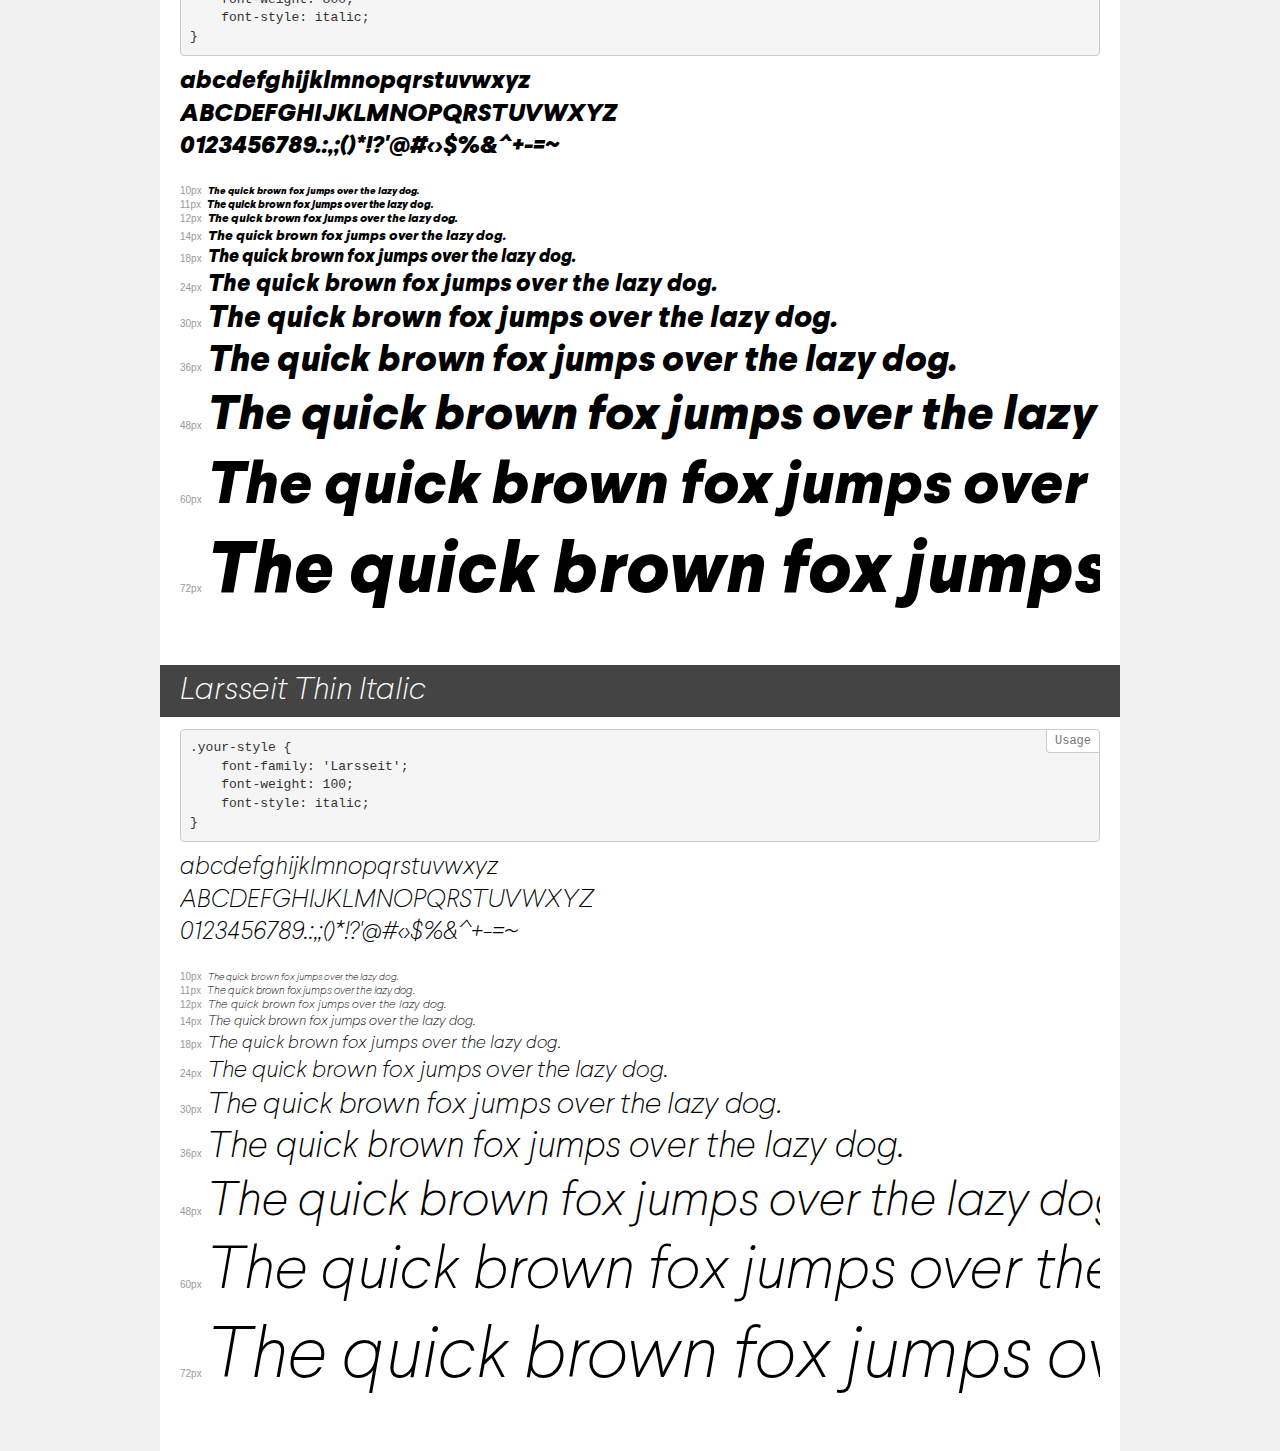
<file: fonts/demo.html>
<!DOCTYPE html>
<html>
<head>
    <meta charset="utf-8">
    <meta http-equiv="X-UA-Compatible" content="IE=edge">
    <meta name="viewport" content="width=device-width, initial-scale=1">
    <meta name="robots" content="noindex, noarchive">
    <meta name="format-detection" content="telephone=no">
    <title>Transfonter demo</title>
    <link href="stylesheet.css" rel="stylesheet">
    <style>
        /*
        http://meyerweb.com/eric/tools/css/reset/
        v2.0 | 20110126
        License: none (public domain)
        */
        html, body, div, span, applet, object, iframe,
        h1, h2, h3, h4, h5, h6, p, blockquote, pre,
        a, abbr, acronym, address, big, cite, code,
        del, dfn, em, img, ins, kbd, q, s, samp,
        small, strike, strong, sub, sup, tt, var,
        b, u, i, center,
        dl, dt, dd, ol, ul, li,
        fieldset, form, label, legend,
        table, caption, tbody, tfoot, thead, tr, th, td,
        article, aside, canvas, details, embed,
        figure, figcaption, footer, header, hgroup,
        menu, nav, output, ruby, section, summary,
        time, mark, audio, video {
            margin: 0;
            padding: 0;
            border: 0;
            font-size: 100%;
            font: inherit;
            vertical-align: baseline;
        }
        /* HTML5 display-role reset for older browsers */
        article, aside, details, figcaption, figure,
        footer, header, hgroup, menu, nav, section {
            display: block;
        }
        body {
            line-height: 1;
        }
        ol, ul {
            list-style: none;
        }
        blockquote, q {
            quotes: none;
        }
        blockquote:before, blockquote:after,
        q:before, q:after {
            content: '';
            content: none;
        }
        table {
            border-collapse: collapse;
            border-spacing: 0;
        }
        /* common styles */
        body {
            background: #f1f1f1;
            color: #000;
        }
        .page {
            background: #fff;
            width: 920px;
            margin: 0 auto;
            padding: 20px 20px 0 20px;
            overflow: hidden;
        }
        .font-container {
            overflow-x: auto;
            overflow-y: hidden;
            margin-bottom: 40px;
            line-height: 1.3;
            white-space: nowrap;
            padding-bottom: 5px;
        }
        h1 {
            position: relative;
            background: #444;
            font-size: 32px;
            color: #fff;
            padding: 10px 20px;
            margin: 0 -20px 12px -20px;
        }
        .letters {
            font-size: 25px;
            margin-bottom: 20px;
        }
        .s10:before {
            content: '10px';
        }
        .s11:before {
            content: '11px';
        }
        .s12:before {
            content: '12px';
        }
        .s14:before {
            content: '14px';
        }
        .s18:before {
            content: '18px';
        }
        .s24:before {
            content: '24px';
        }
        .s30:before {
            content: '30px';
        }
        .s36:before {
            content: '36px';
        }
        .s48:before {
            content: '48px';
        }
        .s60:before {
            content: '60px';
        }
        .s72:before {
            content: '72px';
        }
        .s10:before, .s11:before, .s12:before, .s14:before,
        .s18:before, .s24:before, .s30:before, .s36:before,
        .s48:before, .s60:before, .s72:before {
            font-family: Arial, sans-serif;
            font-size: 10px;
            font-weight: normal;
            font-style: normal;
            color: #999;
            padding-right: 6px;
        }
        pre {
            display: block;
            position: relative;
            padding: 9px;
            margin: 0 0 10px;
            font-family: Monaco, Menlo, Consolas, "Courier New", monospace !important;
            font-size: 13px;
            line-height: 1.428571429;
            color: #333;
            font-weight: normal !important;
            font-style: normal !important;
            background-color: #f5f5f5;
            border: 1px solid #ccc;
            overflow-x: auto;
            border-radius: 4px;
        }
        pre:after {
            display: block;
            position: absolute;
            right: 0;
            top: 0;
            content: 'Usage';
            line-height: 1;
            padding: 5px 8px;
            font-size: 12px;
            color: #767676;
            background-color: #fff;
            border: 1px solid #ccc;
            border-right: none;
            border-top: none;
            border-radius: 0 4px 0 4px;
            z-index: 10;
        }
        /* responsive */
        @media (max-width: 959px) {
            .page {
                width: auto;
                margin: 0;
            }
        }
    </style>
</head>
<body>
<div class="page">
    <div class="demo" style="font-family: 'Larsseit'; font-weight: 500; font-style: italic;">
        <h1>Larsseit Medium Italic</h1>
        <pre>.your-style {
    font-family: 'Larsseit';
    font-weight: 500;
    font-style: italic;
}</pre>
        <div class="font-container">
            <p class="letters">
                abcdefghijklmnopqrstuvwxyz<br>
ABCDEFGHIJKLMNOPQRSTUVWXYZ<br>
                0123456789.:,;()*!?'@#<>$%&^+-=~
            </p>
            <p class="s10" style="font-size: 10px;">The quick brown fox jumps over the lazy dog.</p>
            <p class="s11" style="font-size: 11px;">The quick brown fox jumps over the lazy dog.</p>
            <p class="s12" style="font-size: 12px;">The quick brown fox jumps over the lazy dog.</p>
            <p class="s14" style="font-size: 14px;">The quick brown fox jumps over the lazy dog.</p>
            <p class="s18" style="font-size: 18px;">The quick brown fox jumps over the lazy dog.</p>
            <p class="s24" style="font-size: 24px;">The quick brown fox jumps over the lazy dog.</p>
            <p class="s30" style="font-size: 30px;">The quick brown fox jumps over the lazy dog.</p>
            <p class="s36" style="font-size: 36px;">The quick brown fox jumps over the lazy dog.</p>
            <p class="s48" style="font-size: 48px;">The quick brown fox jumps over the lazy dog.</p>
            <p class="s60" style="font-size: 60px;">The quick brown fox jumps over the lazy dog.</p>
            <p class="s72" style="font-size: 72px;">The quick brown fox jumps over the lazy dog.</p>
        </div>
    </div>
    <div class="demo" style="font-family: 'Larsseit'; font-weight: 100; font-style: normal;">
        <h1>Larsseit Thin</h1>
        <pre>.your-style {
    font-family: 'Larsseit';
    font-weight: 100;
    font-style: normal;
}</pre>
        <div class="font-container">
            <p class="letters">
                abcdefghijklmnopqrstuvwxyz<br>
ABCDEFGHIJKLMNOPQRSTUVWXYZ<br>
                0123456789.:,;()*!?'@#<>$%&^+-=~
            </p>
            <p class="s10" style="font-size: 10px;">The quick brown fox jumps over the lazy dog.</p>
            <p class="s11" style="font-size: 11px;">The quick brown fox jumps over the lazy dog.</p>
            <p class="s12" style="font-size: 12px;">The quick brown fox jumps over the lazy dog.</p>
            <p class="s14" style="font-size: 14px;">The quick brown fox jumps over the lazy dog.</p>
            <p class="s18" style="font-size: 18px;">The quick brown fox jumps over the lazy dog.</p>
            <p class="s24" style="font-size: 24px;">The quick brown fox jumps over the lazy dog.</p>
            <p class="s30" style="font-size: 30px;">The quick brown fox jumps over the lazy dog.</p>
            <p class="s36" style="font-size: 36px;">The quick brown fox jumps over the lazy dog.</p>
            <p class="s48" style="font-size: 48px;">The quick brown fox jumps over the lazy dog.</p>
            <p class="s60" style="font-size: 60px;">The quick brown fox jumps over the lazy dog.</p>
            <p class="s72" style="font-size: 72px;">The quick brown fox jumps over the lazy dog.</p>
        </div>
    </div>
    <div class="demo" style="font-family: 'Larsseit'; font-weight: 300; font-style: italic;">
        <h1>Larsseit Light Italic</h1>
        <pre>.your-style {
    font-family: 'Larsseit';
    font-weight: 300;
    font-style: italic;
}</pre>
        <div class="font-container">
            <p class="letters">
                abcdefghijklmnopqrstuvwxyz<br>
ABCDEFGHIJKLMNOPQRSTUVWXYZ<br>
                0123456789.:,;()*!?'@#<>$%&^+-=~
            </p>
            <p class="s10" style="font-size: 10px;">The quick brown fox jumps over the lazy dog.</p>
            <p class="s11" style="font-size: 11px;">The quick brown fox jumps over the lazy dog.</p>
            <p class="s12" style="font-size: 12px;">The quick brown fox jumps over the lazy dog.</p>
            <p class="s14" style="font-size: 14px;">The quick brown fox jumps over the lazy dog.</p>
            <p class="s18" style="font-size: 18px;">The quick brown fox jumps over the lazy dog.</p>
            <p class="s24" style="font-size: 24px;">The quick brown fox jumps over the lazy dog.</p>
            <p class="s30" style="font-size: 30px;">The quick brown fox jumps over the lazy dog.</p>
            <p class="s36" style="font-size: 36px;">The quick brown fox jumps over the lazy dog.</p>
            <p class="s48" style="font-size: 48px;">The quick brown fox jumps over the lazy dog.</p>
            <p class="s60" style="font-size: 60px;">The quick brown fox jumps over the lazy dog.</p>
            <p class="s72" style="font-size: 72px;">The quick brown fox jumps over the lazy dog.</p>
        </div>
    </div>
    <div class="demo" style="font-family: 'Larsseit'; font-weight: normal; font-style: normal;">
        <h1>Larsseit</h1>
        <pre>.your-style {
    font-family: 'Larsseit';
    font-weight: normal;
    font-style: normal;
}</pre>
        <div class="font-container">
            <p class="letters">
                abcdefghijklmnopqrstuvwxyz<br>
ABCDEFGHIJKLMNOPQRSTUVWXYZ<br>
                0123456789.:,;()*!?'@#<>$%&^+-=~
            </p>
            <p class="s10" style="font-size: 10px;">The quick brown fox jumps over the lazy dog.</p>
            <p class="s11" style="font-size: 11px;">The quick brown fox jumps over the lazy dog.</p>
            <p class="s12" style="font-size: 12px;">The quick brown fox jumps over the lazy dog.</p>
            <p class="s14" style="font-size: 14px;">The quick brown fox jumps over the lazy dog.</p>
            <p class="s18" style="font-size: 18px;">The quick brown fox jumps over the lazy dog.</p>
            <p class="s24" style="font-size: 24px;">The quick brown fox jumps over the lazy dog.</p>
            <p class="s30" style="font-size: 30px;">The quick brown fox jumps over the lazy dog.</p>
            <p class="s36" style="font-size: 36px;">The quick brown fox jumps over the lazy dog.</p>
            <p class="s48" style="font-size: 48px;">The quick brown fox jumps over the lazy dog.</p>
            <p class="s60" style="font-size: 60px;">The quick brown fox jumps over the lazy dog.</p>
            <p class="s72" style="font-size: 72px;">The quick brown fox jumps over the lazy dog.</p>
        </div>
    </div>
    <div class="demo" style="font-family: 'Larsseit'; font-weight: 800; font-style: normal;">
        <h1>Larsseit ExtraBold</h1>
        <pre>.your-style {
    font-family: 'Larsseit';
    font-weight: 800;
    font-style: normal;
}</pre>
        <div class="font-container">
            <p class="letters">
                abcdefghijklmnopqrstuvwxyz<br>
ABCDEFGHIJKLMNOPQRSTUVWXYZ<br>
                0123456789.:,;()*!?'@#<>$%&^+-=~
            </p>
            <p class="s10" style="font-size: 10px;">The quick brown fox jumps over the lazy dog.</p>
            <p class="s11" style="font-size: 11px;">The quick brown fox jumps over the lazy dog.</p>
            <p class="s12" style="font-size: 12px;">The quick brown fox jumps over the lazy dog.</p>
            <p class="s14" style="font-size: 14px;">The quick brown fox jumps over the lazy dog.</p>
            <p class="s18" style="font-size: 18px;">The quick brown fox jumps over the lazy dog.</p>
            <p class="s24" style="font-size: 24px;">The quick brown fox jumps over the lazy dog.</p>
            <p class="s30" style="font-size: 30px;">The quick brown fox jumps over the lazy dog.</p>
            <p class="s36" style="font-size: 36px;">The quick brown fox jumps over the lazy dog.</p>
            <p class="s48" style="font-size: 48px;">The quick brown fox jumps over the lazy dog.</p>
            <p class="s60" style="font-size: 60px;">The quick brown fox jumps over the lazy dog.</p>
            <p class="s72" style="font-size: 72px;">The quick brown fox jumps over the lazy dog.</p>
        </div>
    </div>
    <div class="demo" style="font-family: 'Larsseit'; font-weight: bold; font-style: italic;">
        <h1>Larsseit Bold Italic</h1>
        <pre>.your-style {
    font-family: 'Larsseit';
    font-weight: bold;
    font-style: italic;
}</pre>
        <div class="font-container">
            <p class="letters">
                abcdefghijklmnopqrstuvwxyz<br>
ABCDEFGHIJKLMNOPQRSTUVWXYZ<br>
                0123456789.:,;()*!?'@#<>$%&^+-=~
            </p>
            <p class="s10" style="font-size: 10px;">The quick brown fox jumps over the lazy dog.</p>
            <p class="s11" style="font-size: 11px;">The quick brown fox jumps over the lazy dog.</p>
            <p class="s12" style="font-size: 12px;">The quick brown fox jumps over the lazy dog.</p>
            <p class="s14" style="font-size: 14px;">The quick brown fox jumps over the lazy dog.</p>
            <p class="s18" style="font-size: 18px;">The quick brown fox jumps over the lazy dog.</p>
            <p class="s24" style="font-size: 24px;">The quick brown fox jumps over the lazy dog.</p>
            <p class="s30" style="font-size: 30px;">The quick brown fox jumps over the lazy dog.</p>
            <p class="s36" style="font-size: 36px;">The quick brown fox jumps over the lazy dog.</p>
            <p class="s48" style="font-size: 48px;">The quick brown fox jumps over the lazy dog.</p>
            <p class="s60" style="font-size: 60px;">The quick brown fox jumps over the lazy dog.</p>
            <p class="s72" style="font-size: 72px;">The quick brown fox jumps over the lazy dog.</p>
        </div>
    </div>
    <div class="demo" style="font-family: 'Larsseit'; font-weight: 300; font-style: normal;">
        <h1>Larsseit Light</h1>
        <pre>.your-style {
    font-family: 'Larsseit';
    font-weight: 300;
    font-style: normal;
}</pre>
        <div class="font-container">
            <p class="letters">
                abcdefghijklmnopqrstuvwxyz<br>
ABCDEFGHIJKLMNOPQRSTUVWXYZ<br>
                0123456789.:,;()*!?'@#<>$%&^+-=~
            </p>
            <p class="s10" style="font-size: 10px;">The quick brown fox jumps over the lazy dog.</p>
            <p class="s11" style="font-size: 11px;">The quick brown fox jumps over the lazy dog.</p>
            <p class="s12" style="font-size: 12px;">The quick brown fox jumps over the lazy dog.</p>
            <p class="s14" style="font-size: 14px;">The quick brown fox jumps over the lazy dog.</p>
            <p class="s18" style="font-size: 18px;">The quick brown fox jumps over the lazy dog.</p>
            <p class="s24" style="font-size: 24px;">The quick brown fox jumps over the lazy dog.</p>
            <p class="s30" style="font-size: 30px;">The quick brown fox jumps over the lazy dog.</p>
            <p class="s36" style="font-size: 36px;">The quick brown fox jumps over the lazy dog.</p>
            <p class="s48" style="font-size: 48px;">The quick brown fox jumps over the lazy dog.</p>
            <p class="s60" style="font-size: 60px;">The quick brown fox jumps over the lazy dog.</p>
            <p class="s72" style="font-size: 72px;">The quick brown fox jumps over the lazy dog.</p>
        </div>
    </div>
    <div class="demo" style="font-family: 'Larsseit'; font-weight: bold; font-style: normal;">
        <h1>Larsseit Bold</h1>
        <pre>.your-style {
    font-family: 'Larsseit';
    font-weight: bold;
    font-style: normal;
}</pre>
        <div class="font-container">
            <p class="letters">
                abcdefghijklmnopqrstuvwxyz<br>
ABCDEFGHIJKLMNOPQRSTUVWXYZ<br>
                0123456789.:,;()*!?'@#<>$%&^+-=~
            </p>
            <p class="s10" style="font-size: 10px;">The quick brown fox jumps over the lazy dog.</p>
            <p class="s11" style="font-size: 11px;">The quick brown fox jumps over the lazy dog.</p>
            <p class="s12" style="font-size: 12px;">The quick brown fox jumps over the lazy dog.</p>
            <p class="s14" style="font-size: 14px;">The quick brown fox jumps over the lazy dog.</p>
            <p class="s18" style="font-size: 18px;">The quick brown fox jumps over the lazy dog.</p>
            <p class="s24" style="font-size: 24px;">The quick brown fox jumps over the lazy dog.</p>
            <p class="s30" style="font-size: 30px;">The quick brown fox jumps over the lazy dog.</p>
            <p class="s36" style="font-size: 36px;">The quick brown fox jumps over the lazy dog.</p>
            <p class="s48" style="font-size: 48px;">The quick brown fox jumps over the lazy dog.</p>
            <p class="s60" style="font-size: 60px;">The quick brown fox jumps over the lazy dog.</p>
            <p class="s72" style="font-size: 72px;">The quick brown fox jumps over the lazy dog.</p>
        </div>
    </div>
    <div class="demo" style="font-family: 'Larsseit'; font-weight: normal; font-style: italic;">
        <h1>Larsseit Italic</h1>
        <pre>.your-style {
    font-family: 'Larsseit';
    font-weight: normal;
    font-style: italic;
}</pre>
        <div class="font-container">
            <p class="letters">
                abcdefghijklmnopqrstuvwxyz<br>
ABCDEFGHIJKLMNOPQRSTUVWXYZ<br>
                0123456789.:,;()*!?'@#<>$%&^+-=~
            </p>
            <p class="s10" style="font-size: 10px;">The quick brown fox jumps over the lazy dog.</p>
            <p class="s11" style="font-size: 11px;">The quick brown fox jumps over the lazy dog.</p>
            <p class="s12" style="font-size: 12px;">The quick brown fox jumps over the lazy dog.</p>
            <p class="s14" style="font-size: 14px;">The quick brown fox jumps over the lazy dog.</p>
            <p class="s18" style="font-size: 18px;">The quick brown fox jumps over the lazy dog.</p>
            <p class="s24" style="font-size: 24px;">The quick brown fox jumps over the lazy dog.</p>
            <p class="s30" style="font-size: 30px;">The quick brown fox jumps over the lazy dog.</p>
            <p class="s36" style="font-size: 36px;">The quick brown fox jumps over the lazy dog.</p>
            <p class="s48" style="font-size: 48px;">The quick brown fox jumps over the lazy dog.</p>
            <p class="s60" style="font-size: 60px;">The quick brown fox jumps over the lazy dog.</p>
            <p class="s72" style="font-size: 72px;">The quick brown fox jumps over the lazy dog.</p>
        </div>
    </div>
    <div class="demo" style="font-family: 'Larsseit'; font-weight: 500; font-style: normal;">
        <h1>Larsseit Medium</h1>
        <pre>.your-style {
    font-family: 'Larsseit';
    font-weight: 500;
    font-style: normal;
}</pre>
        <div class="font-container">
            <p class="letters">
                abcdefghijklmnopqrstuvwxyz<br>
ABCDEFGHIJKLMNOPQRSTUVWXYZ<br>
                0123456789.:,;()*!?'@#<>$%&^+-=~
            </p>
            <p class="s10" style="font-size: 10px;">The quick brown fox jumps over the lazy dog.</p>
            <p class="s11" style="font-size: 11px;">The quick brown fox jumps over the lazy dog.</p>
            <p class="s12" style="font-size: 12px;">The quick brown fox jumps over the lazy dog.</p>
            <p class="s14" style="font-size: 14px;">The quick brown fox jumps over the lazy dog.</p>
            <p class="s18" style="font-size: 18px;">The quick brown fox jumps over the lazy dog.</p>
            <p class="s24" style="font-size: 24px;">The quick brown fox jumps over the lazy dog.</p>
            <p class="s30" style="font-size: 30px;">The quick brown fox jumps over the lazy dog.</p>
            <p class="s36" style="font-size: 36px;">The quick brown fox jumps over the lazy dog.</p>
            <p class="s48" style="font-size: 48px;">The quick brown fox jumps over the lazy dog.</p>
            <p class="s60" style="font-size: 60px;">The quick brown fox jumps over the lazy dog.</p>
            <p class="s72" style="font-size: 72px;">The quick brown fox jumps over the lazy dog.</p>
        </div>
    </div>
    <div class="demo" style="font-family: 'Larsseit'; font-weight: 800; font-style: italic;">
        <h1>Larsseit ExtraBold Italic</h1>
        <pre>.your-style {
    font-family: 'Larsseit';
    font-weight: 800;
    font-style: italic;
}</pre>
        <div class="font-container">
            <p class="letters">
                abcdefghijklmnopqrstuvwxyz<br>
ABCDEFGHIJKLMNOPQRSTUVWXYZ<br>
                0123456789.:,;()*!?'@#<>$%&^+-=~
            </p>
            <p class="s10" style="font-size: 10px;">The quick brown fox jumps over the lazy dog.</p>
            <p class="s11" style="font-size: 11px;">The quick brown fox jumps over the lazy dog.</p>
            <p class="s12" style="font-size: 12px;">The quick brown fox jumps over the lazy dog.</p>
            <p class="s14" style="font-size: 14px;">The quick brown fox jumps over the lazy dog.</p>
            <p class="s18" style="font-size: 18px;">The quick brown fox jumps over the lazy dog.</p>
            <p class="s24" style="font-size: 24px;">The quick brown fox jumps over the lazy dog.</p>
            <p class="s30" style="font-size: 30px;">The quick brown fox jumps over the lazy dog.</p>
            <p class="s36" style="font-size: 36px;">The quick brown fox jumps over the lazy dog.</p>
            <p class="s48" style="font-size: 48px;">The quick brown fox jumps over the lazy dog.</p>
            <p class="s60" style="font-size: 60px;">The quick brown fox jumps over the lazy dog.</p>
            <p class="s72" style="font-size: 72px;">The quick brown fox jumps over the lazy dog.</p>
        </div>
    </div>
    <div class="demo" style="font-family: 'Larsseit'; font-weight: 100; font-style: italic;">
        <h1>Larsseit Thin Italic</h1>
        <pre>.your-style {
    font-family: 'Larsseit';
    font-weight: 100;
    font-style: italic;
}</pre>
        <div class="font-container">
            <p class="letters">
                abcdefghijklmnopqrstuvwxyz<br>
ABCDEFGHIJKLMNOPQRSTUVWXYZ<br>
                0123456789.:,;()*!?'@#<>$%&^+-=~
            </p>
            <p class="s10" style="font-size: 10px;">The quick brown fox jumps over the lazy dog.</p>
            <p class="s11" style="font-size: 11px;">The quick brown fox jumps over the lazy dog.</p>
            <p class="s12" style="font-size: 12px;">The quick brown fox jumps over the lazy dog.</p>
            <p class="s14" style="font-size: 14px;">The quick brown fox jumps over the lazy dog.</p>
            <p class="s18" style="font-size: 18px;">The quick brown fox jumps over the lazy dog.</p>
            <p class="s24" style="font-size: 24px;">The quick brown fox jumps over the lazy dog.</p>
            <p class="s30" style="font-size: 30px;">The quick brown fox jumps over the lazy dog.</p>
            <p class="s36" style="font-size: 36px;">The quick brown fox jumps over the lazy dog.</p>
            <p class="s48" style="font-size: 48px;">The quick brown fox jumps over the lazy dog.</p>
            <p class="s60" style="font-size: 60px;">The quick brown fox jumps over the lazy dog.</p>
            <p class="s72" style="font-size: 72px;">The quick brown fox jumps over the lazy dog.</p>
        </div>
    </div>
</div>
</body>
</html>
</file>
<file: css/style.css>
@import url(null.css);

@font-face {
  font-family: "Larsseit";
  src: url("../fonts/Larsseit.eot");
  src: local("Larsseit"),
    url("../fonts/Larsseit.eot?#iefix") format("embedded-opentype"),
    url("../fonts/Larsseit.woff2") format("woff2"),
    url("../fonts/Larsseit.woff") format("woff"),
    url("..fonts/Larsseit.ttf") format("truetype");
  font-weight: 400;
  font-style: normal;
}

@font-face {
  font-family: "Larsseit";
  src: url("../fonts/Larsseit-Bold.eot");
  src: local("Larsseit Bold"), local("Larsseit-Bold"),
    url("../fonts/Larsseit-Bold.eot?#iefix") format("embedded-opentype"),
    url("../fonts/Larsseit-Bold.woff2") format("woff2"),
    url("../fonts/Larsseit-Bold.woff") format("woff"),
    url("../fonts/Larsseit-Bold.ttf") format("truetype");
  font-weight: 700;
  font-style: normal;
}

@font-face {
  font-family: "Larsseit";
  src: url("../fonts/Larsseit-Medium.eot");
  src: local("Larsseit Medium"), local("Larsseit-Medium"),
    url("../fonts/Larsseit-Medium.eot?#iefix") format("embedded-opentype"),
    url("../fonts/Larsseit-Medium.woff2") format("woff2"),
    url("../fonts/Larsseit-Medium.woff") format("woff"),
    url("../fonts/Larsseit-Medium.ttf") format("truetype");
  font-weight: 500;
  font-style: normal;
}

body {
    font-family: Larsseit;
}

.wrapper {
  min-height: 100%;
  overflow: hidden;
}
.container {
  max-width: 1440px;
  margin: 0 auto;
}

/* Header styles */

.header__row {
  position: relative;
  background: linear-gradient(to right,#F4F9E2 77.5%,#ffff 22.5%);
  padding-bottom: 22px;
}
.header__navbar {
  width: 100%;
  display: flex;
  justify-content: space-around;
  position: absolute;
  top: 43px;
  right: -25px;
}
.header__navbar_logo {
  margin-top: -9px;
  margin-right: 10px;
}
.logo_text {
  font-size: 24px;
  font-weight: 700;
  line-height: 27px;
  letter-spacing: -0.035em;
  color: #62D0DF;
}
.header__navbar_menu ul {
  width: 267px;
  display: flex;
  justify-content: space-between;
}
.burger__menu {
  display: none;
}
.menu_link {
  font-size: 14px;
  font-weight: 500;
  line-height: 16px;
  color: #22356F;
  padding-bottom: 27px;
  cursor: pointer;
}
.menu_link:hover {
  box-shadow: inset 0px -1px 0px #22356F;
}
.header__navbar_button {
  width: 150px;
  height: 50px;
  background: #62D0DF;
  border-radius: 50px;
  display: flex;
  justify-content: center;
  margin-top: -11px;
}
.header__navbar_button_mob {
  display: none;
}
.button_btn {
  font-size: 14px;
  font-weight: 700;
  line-height: 16px;
  display: flex;
  align-items: center;
  color: #FFFFFF;
  text-transform: uppercase;
  cursor: pointer;
}
.header__body {
  display: flex;
  justify-content: flex-end;
}
.header__body_left {
  width: 600px;
  margin-top: calc(150px + (234 - 150) * ((100vw - 1200px) / (1440 - 1200)));
  display: flex;
  flex-direction: column;
  align-items: flex-start;
  overflow: hidden;

}
.left_logo {
  font-size: 24px;
  font-weight: 700;
  line-height: 27px;
  letter-spacing: -0.035em;
  color: #62D0DF;
  margin-bottom: 37px;
  margin-left: 78px;
}
.left_title {
  font-size: 48px;
  font-weight: 700;
  line-height: 57px;
  letter-spacing: -0.035em;
  color: #22356F;
  text-transform: uppercase;
  margin-bottom: 61px;
  margin-left: 78px;
  padding-right: 18px;
}
.left_description {
  font-size: 24px;
  font-weight: 400;
  line-height: 46px;
  color: #22356F;
  margin-left: 78px;
  padding-right: 26px;
  margin-bottom: 61px;
}
.left_forms {
  display: flex;
  margin-left: 78px;
}
.forms_link {
  font-size: 16px;
  font-weight: 700;
  line-height: 23px;
  display: flex;
  align-items: center;
  letter-spacing: 0.1em;
  color: #FAB63E;
  text-transform: uppercase;
  margin-right: 38px;
  padding-left: 31px;
}
.forms_link:nth-child(2) {
  margin-right: 0;
  padding-left: 10px;
  margin-left: 19px;
}
.forms_link:hover {
  background: #F9B640;
  color: #F4F9E2;
  width: 150px;
  height: 50px;
  white-space: nowrap;
}
.header__body_right {
  width: 50vw;
}
.right_img {
  width: 100%;
}
.right_img_mob {
  display: none;
}

/*styles for why-thrive section*/

.why-thrive__row {
  background: #62D0DF;
  display: flex;
  justify-content: space-between;
}
.why-thrive__text {
  display: flex;
  max-width: 555px;
  max-height: 375px;
  flex-direction: column;
  margin-left: calc(100px + (163 - 100) * ((100vw - 1200px) / (1440 - 1200)));
}
.why-thrive__title {
  font-size: 36px;
  font-weight: 700;
  line-height: 27px;
  letter-spacing: -0.006em;
  color: #FFFFFF;
  margin-top: calc(100px + (150 - 100) * ((100vw - 1200px) / (1440 - 1200)));
  margin-bottom: calc(60px + (87 - 60) * ((100vw - 1200px) / (1440 - 1200)));
}
.why-thrive__description {
  font-size: 24px;
  font-weight: 600;
  line-height: 35px;
  color: #FFFFFF;
}
.why-thrive__description span {
  font-weight: 400;
  font-size: 20px;
}
.why-thrive__image {
  flex: 0 0 36.45%;
}
.why-thrive__image_img {
  width: 100%;
  height: 100%;
}

/* styles for about us section */

.about-us__row {
  display: flex;
  flex-direction: column;
}
.about-us__text-block {
  display: grid;
  grid-template-columns: 1fr 3fr;
  margin-top: 150px;
}
.about-us__title {
  font-size: 16px;
  font-weight: 400;
  text-transform: uppercase;
  line-height: 23px;
  letter-spacing: 0.06em;
  color: #22356F;
  margin-left: 104px;
  margin-top: 6px;
}
.about-us__text {
  max-width: 639px;
}
.about-us__text_description {
  font-size: 24px;
  font-weight: 500;
  line-height: 37px;
  letter-spacing: 0.005em;
  color: #22356F;
  margin-bottom: 67px;
  margin-left: 62px;
  margin-top: -1px;
}
.about-us__text_footer {
  font-size: 16px;
  font-weight: 400;
  text-transform: uppercase;
  line-height: 19px;
  text-align: center;
  letter-spacing: 0.06em;
  color: rgba(34, 53, 111, 0.5);
  margin-bottom: 24px;
  margin-left: 79px;
}
.about-us__picture-block {
  display: grid;
  grid-template-columns: repeat(4, 1fr);
  width: 100%;
  margin-bottom: 120px;
}
.about-us__picture{
  width: 100%;
  position: relative;
  padding-bottom: 100%;
}
.about-us__content {
  position: absolute;
  width: 100%;
  height: 100%;
  justify-content: first baseline;
  align-items: center;
  font-size: 32px;
  font-weight: 700;
  line-height: 34px;
  letter-spacing: -0.006em;
  color: #FFFFFF;
  display: flex;
  flex-direction: column;
}
.about-us__content::before {
  content: "";
  display: block;
  background:#E9B730;
  border-radius: 50%;
  width: 9px;
  height: 9px;
  position: relative;
  right: 119px;
  top: 109px;
}
.about-us__picture_1{
  background: #FFE2DE; 
  padding-right: 10px;
}
.about-us__picture_2 {
  background: #C4E769;
  padding-right: 64px;
}
.about-us__picture_2 hr {
  margin-left: 58px;
}
.about-us__picture_2::before {
  right: 92px;
}
.about-us__picture_3 {
  background: #62D0DF;
  padding-right: 21px;
}
.about-us__picture_3 hr {
  margin-left: 16px;
}
.about-us__picture_3::before {
  right: 113px;
}
.about-us__picture_4 {
  background: #0052C1;
  padding-right: 24px;
}
.about-us__picture_4 hr {
  margin-left: 15px;
}
.about-us__picture_4::before {
  right: 113px;
}
.underline {
  background-color:#ffff;
  width: 255px;
  height: 2px;
  margin-top: 62px;
  margin-bottom: 30px;
}

/* styles for picture-block section */

.picture-block {
  display: grid;
  grid-template-rows: repeat(2, 1fr);
  grid-template-columns: repeat(3, 1fr);
  width: 100%;
}
.picture-box {
  width: 100%;
  position: relative;
  padding-bottom: 100%;
}
.picture-box__content {
  position: absolute;
  width: 100%;
  height: 100%;
  font-size: 32px;
  font-weight: 700;
  line-height: 36px;
  letter-spacing: -0.006em;
  color: #FFFFFF;
  text-align: left;
  display: flex;
  flex-direction: column;
  align-items: center;
}
.picture-box__content::before {
  content: "";
  display: block;
  background:#E9B730;
  border-radius: 50%;
  width: 12px;
  height: 12px;
  position: relative;
  top: 145px;
  right: 84px;
}
.picture-box__picture_1 {
  background: #22356F;
  padding-right: 159px;
}
.picture-box__picture_1 hr {
  margin-left: 153px;
}
.picture-box__picture_2 {
  background: #0052C1;
  padding-right: 177px;
}
.picture-box__picture_2 hr {
  margin-left: 173px;
}
.picture-box__picture_2::before {
  right: 76px;
}
.picture-box__picture_3 {
  background: url(../img/photo3.png) center / cover no-repeat;
  padding-right: 147px;
}
.picture-box__picture_3 hr {
  margin-left: 144px;
}
.picture-box__picture_3::before {
  right: 91px;
}
.picture-box__picture_4 {
  background: #62D0DF;
  padding-right: 109px;
}
.picture-box__picture_4 hr {
  margin-left: 107px;
}
.picture-box__picture_4::before {
  right: 109px;
}
.picture-box__picture_5 {
  background: #DEE1FF;
  padding-right: 162px;
}
.picture-box__picture_5 hr {
  margin-left: 154px;
}
.picture-box__picture_6 {
  background: #8F00FF;
  padding-right: 144px;
}
.picture-box__picture_6 hr {
  margin-left: 140px;
}
.picture-box__picture_6::before {
  right: 92px;
}
.picture-box__underline {
  background-color:#ffff;
  width: 340px;
  height: 2px;
  margin-top: 85px;
  margin-bottom: 33px;
  margin-left: 67px;
}

/* styles for text-block section */

.section-text-block {
  padding-left: 126px;
  padding-top: 77px;
  padding-right: 69px;
  padding-bottom: 83px;
}
.text-block {
  display: grid;
  grid-template-columns: repeat(3, 1fr);
  grid-template-rows: repeat(2, 1fr);
  column-gap: 10vw;
  row-gap: 7vw; 
}
.text-box {
  width: 84%;
}
.text-block__title {
  font-size: 28px;
  font-weight: 400;
  line-height: 33px;
  letter-spacing: -0.03em;
  color: #22356F;
  margin-bottom: 28px;
}
.text-block__description {
  font-size: 16px;
  font-weight: 400;
  line-height: 27px;
  letter-spacing: -0.03em;
  color: rgba(34, 53, 111, 0.5);
  }

  /* styles for get-help-block */

.get-help-block {
  display: flex;
}
.get-help-text {
  display: flex;
  flex-direction: column;
  justify-content: space-between;
  padding-left: 104px;
  padding-top: 107px;
  padding-right: 149px;
  padding-bottom: 53px;
}
.get-help-text__title {
  font-size: 16px;
  font-weight: 400;
  line-height: 12px;
  letter-spacing: 0.06em;
  color: #22356F;
  text-transform: uppercase;
}
.get-help-text__description {
  font-size: 36px;
  font-weight: 700;
  line-height: 60px;
  letter-spacing: -0.01em;
  color: #22356F;
  margin-top: 77px;
}
.get-help-text__description span {
  color: #62D0DF;
}
.get-help-text-footer {
  font-size: 16px;
  font-weight: 700;
  line-height: 23px;
  letter-spacing: 0.1em;
  color: #FAB63E;
  text-transform: uppercase;
}
.get-help-image {
  flex: 0 0 33.33%;
}
.get-help__img {
  width: 100%;
  height: auto;
  object-fit: cover;
}

/* styles for contact-us section */

.contact-us-block {
  display: flex;
  justify-content: space-between;
  background: #22356F;
}
.contact-us-text {
  display: flex;
  flex-direction: column;
  justify-content: space-between;
  padding-top: 107px;
  padding-left: 178px;
  padding-bottom: 50px;
  padding-right: 187px;
}
.contact-us-text__header {
  font-size: 16px;
  font-weight: 400;
  line-height: 12px;
  letter-spacing: 0.06em;
  color: #FFFFFF;
  text-transform: uppercase;
}
.contact-us-text__title {
  font-size: 64px;
  font-weight: 700;
  line-height: 81px;
  letter-spacing: -0.01em;
  color: #FFFFFF;
  margin-top: 167px;

}
.contact-us-text__description {
  font-size: 36px;
  font-weight: 400;
  line-height: 53px;
  letter-spacing: -0.005em;
  color: #FFFFFF;
  margin-bottom: 20px;

}
.contact-us-text__footer {
  font-size: 16px;
  font-weight: 700;
  line-height: 23px;
  display: flex;
  align-items: center;
  letter-spacing: 0.1em;
  color: #62D0DF;
  text-transform: uppercase;
}
.contact-us-image {
  flex: 0 0 33.33%;
}
.contact-us-image__img {
  width: 100%;
  height: auto;
  object-fit: cover;
}

/* styles for info section */
.info-block {
  display: flex;
}
.info-block-image-box {
  flex: 0 0 39.58%;
}
.info-block-image-box__img {
  width: 100%;
  height: 100%;
  object-fit: cover;
}
.info-block-text {
  display: grid;
  grid-template-columns: repeat(3, 1fr);
  padding-top: 102px;
  padding-bottom: 75px;
  padding-left: 65px;
}
.info-block-text-box {
  width: 67%;
}

.info-block-text-box__title {
  font-size: 14px;
  font-weight: 700;
  line-height: 11px;
  letter-spacing: -0.006em;
  color: #22356F;
  margin-bottom: 52px;
  text-transform: uppercase;
}
.info-block-text-box__description {
  font-size: 14px;
  font-weight: 400;
  line-height: 25px;
  letter-spacing: -0.006em;
  color: rgba(34, 53, 111, 0.5);
}

/* styles for footer */

.footer-box {
  display: flex;
  align-items: center;
  height: 80px;
  background: #62D0DF;
  padding-left: 177px;
  padding-top: 4px;
}
.footer-box__icon {
  font-size: 14px;
  font-weight: 700;
  line-height: 11px;
  letter-spacing: -0.006em;
  color: #FFFFFF;
  margin-right: 10px;
}
.footer-box__text {
  font-size: 14px;
  font-weight: 700;
  line-height: 11px;
  letter-spacing: -0.006em;
  color: #FFFFFF;
}
</file>
<file: css/media.css>
@media (min-width:1440px) {
    .header__body_left {
      margin-top: 234px;
    }
    .why-thrive__text {
      margin-left: 163px;
    }
    .why-thrive__title {
      margin-top: 150px;
      margin-bottom: 87px;
    }
} 

@media (max-width:1300px) {
    .contact-us-text {
      padding-top: 90px;
      padding-left: 120px;
      padding-right: 150px;
    }
    .contact-us-text__title {
      font-size: 50px;
      line-height: 70px;
      margin-top: 100px;
    }
    .contact-us-text__description {
      font-size: 30px;
      line-height: 40px;
    }
}


@media (max-width:1200px) {
    .header__body_left {
    margin-top: 150px
    }
    .left_logo {
    display: none;
    }
    .left_title {
    font-size: 38px;
    line-height: 50px;
    margin-bottom: 50px;
    }
    .left_description {
    font-size: 20px;
    line-height: 42px;
    margin-bottom: 55px;
    }
    .header__body_right {
    width: 60vw;
    }
    .why-thrive__text {
    max-width: 500px;
    margin-left: calc(80px + (100 - 80) * ((100vw - 1000px) / (1200 - 1000)));
    }
    .why-thrive__title {
    font-size: 30px;
    }
    .why-thrive__description {
    font-size: 20px;
    line-height: 30px;
    text-align: justify;
    }
    .why-thrive__description span {
      font-size: 16px;
    }
    .about-us__content {
      font-size: 28px;
      line-height: 30px;
    }
    .underline {
      width: 230px;
    }
    .about-us__content::before {
      width: 7px;
      height: 7px;
      right: 100px;
    }
    .about-us__picture_2::before {
    right: 80px;
    }
    .about-us__text_footer {
      margin-left: 0;
    }
    .about-us__text_description {
      margin-left: 0;
      font-size: 22px;
    }
    .about-us__text-block {
      margin-top: 100px;
    }
    .about-us__picture-block {
      margin-bottom: 100px;
    }
    .picture-box__content {
      font-size: 28px;
      line-height: 30px;
    }
    .picture-box__content::before {
      width: 9px;
      height: 9px;
      right: 70px;
    }
    .picture-box__underline {
      width: 300px;
    }
    .picture-box__picture_4::before {
      right: 90px;
    }
    .section-text-block {
      padding: 60px;
      padding-left: 100px;
    }
    .text-block {
      column-gap: 5vw;
      row-gap: 5vw;
    }
    .text-block__title {
      font-size: 24px;
      margin-bottom: 24px;
      text-align: justify;
    }
    .get-help-text {
      padding-left: 80px;
      padding-top: 70px;
      padding-right: 120px;
    }
    .get-help-text__description {
      font-size: 30px;
      line-height: 50px;
      text-align: justify;
    }
    .contact-us-text {
      padding-top: 70px;
      padding-left: 100px;
      padding-right: 120px;
    }
    .contact-us-text__title {
      font-size: 40px;
      line-height: 60px;
      margin-top: 70px;
    }
    .contact-us-text__description {
      font-size: 24px;
      line-height: 32px;
    }
}

@media (max-width:1000px) {
    .logo_text {
    font-size: 20px;
    }
    .header__navbar_button {
    width: 120px;
    height: 40px;
    }
    .button_btn {
    font-size: 12px;
    }
    .left_title {
    font-size: 30px;
    line-height: 40px;
    margin-bottom: 30px;
    }
    .left_description {
    font-size: 18px;
    line-height: 34px;
    margin-bottom: 35px;
    }
    .header__body_right {
    width: 70vw;
    }
     .why-thrive__text {
    margin: 50px; 
    }
    .why-thrive__title {
    font-size: 24px;
    }
    .why-thrive__description {
    font-size: 18px;
    line-height: 28px;
    text-align: justify;
    }
    .why-thrive__description span {
      font-size: 14px;
    }
    .about-us__content {
      font-size: 24px;
      line-height: 26px;
    }
    .underline {
      width: 185px;
    }
    .about-us__content::before {
      width: 6px;
      height: 6px;
      right: 85px;
    }
    .about-us__picture_2::before {
    right: 70px;
    }
    .about-us__text_footer {
      font-size: 14px;
    }
    .about-us__title  {
      font-size: 14px;
    }
    .about-us__text_description {
      font-size: 20px;
    }
    .about-us__text-block {
      margin-top: 90px;
    }
    .about-us__picture-block {
      margin-bottom: 90px;
    }
    .picture-box__content {
      font-size: 24px;
      line-height: 26px;
      padding-right: 100px;
    }
    .picture-box__content::before {
      width: 7px;
      height: 7px;
      right: 65px;
      top: 133px;
    }
    .picture-box__underline {
      width: 260px;
    }
    .picture-box__picture_4::before {
      right: 82px;
    }
    .picture-box__picture_1 hr {
      margin-left: 102px;
    }
    .picture-box__picture_2 hr {
      margin-left: 101px;
    }
    .picture-box__picture_3 hr {
      margin-left: 102px;
    }
    .picture-box__picture_4 hr {
      margin-left: 100px;
    }
    .picture-box__picture_5 hr {
      margin-left: 101px;
    }
    .picture-box__picture_6 hr {
      margin-left: 103px;
    }
    .section-text-block {
      padding: 50px;
      padding-left: 80px;
    }
    .text-block {
      column-gap: 1vw;
      row-gap: 2vw;
    }
    .text-block__title {
      font-size: 20px;
      margin-bottom: 10px;
    }
    .get-help-text__description {
      font-size: 24px;
      line-height: 40px;
    }
    .contact-us-text {
      padding-top: 50px;
      padding-left: 70px;
      padding-bottom: 30px;
      padding-right: 90px;
    }
    .contact-us-text__header {
      font-size: 12px;
    }
    .contact-us-text__title {
      font-size: 32px;
      line-height: 40px;
      margin-top: 40px;

    }
    .contact-us-text__description {
      font-size: 20px;
      line-height: 30px;
    }
    .contact-us-text__footer {
      font-size: 12px;
    }
    .info-block-text {
      padding-top: 80px;
      padding-bottom: 50px;
      padding-left: 60px;
    }
    .info-block-text-box {
      width: 90%;
    }

    .info-block-text-box__title {
      font-size: 12px;
      line-height: 10px;
      margin-bottom: 35px;
    }
    .info-block-text-box__description {
      font-size: 12px;
      line-height: 20px;
    }
}

@media (max-width:900px) {
    .header__body_left {
    margin-top: 120px;
    }
    .logo_text {
    font-size: 18px;
    }
    .header__navbar_button {
    width: 105px;
    height: 35px;
    }
    .button_btn {
    font-size: 10px;
    }
    .left_title {
    font-size: 24px;
    line-height: 30px;
    margin-bottom: 25px;
    }
    .left_description {
    font-size: 16px;
    line-height: 30px;
    margin-bottom: 30px;
    }
    .header__body_right {
    width: 80vw;
    }
    .forms_link {
    font-size: 12px;
    }
    .why-thrive__title {
    font-size: 22px;
    }
    .why-thrive__description {
    font-size: 16px;
    line-height: 26px;
    text-align: justify;
    }
    .why-thrive__description span {
      font-size: 12px;
    }
    .about-us__content {
      font-size: 20px;
      line-height: 22px;
    }
    .underline {
      width: 160px;
      margin-bottom: 20px;
      margin-top: 50px;
    }
    .about-us__content::before {
      width: 5px;
      height: 5px;
      right: 70px;
      top: 85px;
    }
    .about-us__picture_2::before {
    right: 55px;
    }
    .about-us__text_footer {
      font-size: 12px;
    }
    .about-us__title  {
      font-size: 12px;
      margin-left: 80px;
    }
    .about-us__text_description {
      font-size: 18px;
      line-height: 30px;
    }
    .about-us__text-block {
      margin-top: 80px;
    }
    .about-us__picture-block {
      margin-bottom: 80px;
    }
    .about-us__text {
      max-width: 500px;
    }
    .picture-box__content {
      font-size: 22px;
      line-height: 22px;
      padding-right: 80px;
    }
    .picture-box__content::before {
      width: 6px;
      height: 6px;
      right: 57px;
      top: 132px;
    }
    .picture-box__underline {
      width: 220px;
    }
    .picture-box__picture_4::before {
      right: 75px;
    }
    .picture-box__picture_1 hr {
      margin-left: 85px;
    }
    .picture-box__picture_2 hr {
      margin-left: 85px;
    }
    .picture-box__picture_3 hr {
      margin-left: 85px;
    }
    .picture-box__picture_4 hr {
      margin-left: 80px;
    }
    .picture-box__picture_5 hr {
      margin-left: 85px;
    }
    .picture-box__picture_6 hr {
      margin-left: 85px;
    }
    .get-help-text {
      padding-left: 70px;
      padding-top: 50px;
      padding-right: 100px;
      padding-bottom: 30px;
    }
    .get-help-text__title {
      font-size: 14px;
    }
    .get-help-text__description {
      font-size: 20px;
      line-height: 36px;
      margin-top: 0px;
    }
    .get-help-text-footer {
      font-size: 14px;
    }
}

@media (max-width:767px) { 
    .container {
    max-width: 800px;
    }
    .right_img {
    display: none;
    }
    .header__body_right {
    width: 100%;
    }
    .right_img_mob {
    display: block;
    width: 100%;
    }
    .header__body {
    display: flex;
    flex-direction: column;
    align-items: center;
    }
    .header__row {
    background: #F4F9E2;
    padding-bottom: 0;
    }
    .header__body_left {
    display: flex;
    width: 100%;
    align-items: center;
    padding: 0 30px;
    }
    .left_title {
    margin: 0;
    padding: 0 50px;
    font-size: 24px;
    line-height: 30px;
    margin-bottom: 25px;
    text-align: center;
    }
    .left_description {
    text-align: justify;
    padding: 0;
    margin: 0;
    font-size: 16px;
    line-height: 30px;
    margin-bottom: 30px;
    }
    .left_forms {
    display: flex;
    margin: 0px 0px 30px;
    } 
    .forms_link {
    font-size: 12px;
    padding: 0;
    display: block;
    text-align: center;
    }
    .forms_link:hover {    
    width: 100px;
    height: 30px;
    white-space: nowrap;
    }
    .forms_link:nth-child(2) {
    padding: 0;
    }
    .burger__menu {
    display: flex;
    justify-content: flex-end;
   }
   .header__navbar {
    position: fixed;
    background: #f4f9e2;
    width: 100%;
    display: flex;
    justify-content: start;
    flex-direction: column;
    top: 0;
    right: 0;
    z-index: 5;
   }
   .header__navbar_button {
    display: none;
   }
   .header__navbar_menu {
    display: flex;
    flex-direction: column;
    width: 100%;
   }
   .header__navbar_menu ul {
    width: 100%;
    display: none;
   }
   .header__navbar_menu li {
    display: flex;
    justify-content: center;
    margin: 40px;
   }
   .header__navbar_menu li:nth-child(1) {
     margin-top: 60px;
   }
   .header__navbar_menu li:nth-child(5) {
     margin-bottom: 250px;
   }
   .menu_link {
    padding-bottom: 20px;
    font-size: 30px;
    font-weight: 700;
   }
   #open, #close {
    position: absolute;
    top: 17px;
    right: 30px;
   }
   #open img,
   #close img {
    width: 40px;
    height: 40px;
   }
    #close {
    display: none;
  }
  .header__navbar_logo {
    margin-top: 20px;
    margin-left: 30px;
  }
  .logo_text {
    font-size: 24px;
    line-height: 40px;
  }
  .header__navbar_button_mob {
  margin-top: 50px;
  display: flex;
  justify-content: center;
  align-items: center;
  width: 150px;
  height: 50px;
  background: #62d0df;
  border-radius: 50px;
  font-size: 14px;
  font-weight: 700;
  line-height: 16px;
  color: #ffff; 
  text-transform: uppercase;
 }
  .why-thrive__row {
    display: flex;
    flex-direction: column;
  }
  .why-thrive__text {
    max-width: 800px;
    margin: 30px;
  }
   .why-thrive__title {
    margin-bottom: 20px;
    margin-top: 20px;
    }
    .why-thrive__description {
    line-height: 30px;
    text-align: justify;
    margin-bottom: 30px;
    }
    .why-thrive__description span {
    font-size: 14px;
    }
    .about-us__text-block {
    display: flex;
    flex-direction: column;
    margin: 30px;
    }
    .about-us__title {
    font-size: 16px;
    text-align: center;
    margin-left: 0;
    margin-bottom: 20px;
    }
    .about-us__text {
    max-width: 800px;;
    }
    .about-us__text_description {
    font-size: 18px;
    text-align: justify;
    margin-bottom: 30px;
    }
    .about-us__text_footer {
    font-size: 16px;
    margin-bottom: 0;
    }
    .about-us__picture-block {
    display: flex;
    flex-direction: column;
    }
    .about-us__content {
    font-size: 28px;
    line-height: 30px;
    }
    .underline {
    width: 220px;
    margin-bottom: 40px;
    margin-top: 70px;
    }
    .about-us__content::before {
    width: 7px;
    height: 7px;
    right: 95px;
    top: 127px;
    }
    .about-us__picture_2::before {
    right: 75px;
    }
    .about-us__picture-block {
      margin-bottom: 0px;
    }
    .picture-block {
      display: flex;
      flex-direction: column;
    }
    .picture-box__content {
      font-size: 28px;
      line-height: 30px;
    }
    .picture-box__content::before {
      width: 7px;
      height: 7px;
      right: 65px;
      top: 132px;
    }
    .picture-box__underline {
      width: 220px;
    }
    .picture-box__picture_4 {
      padding-right: 55px;
    }
    .picture-box__picture_4::before {
      right: 85px;
    }
    .picture-box__picture_4 hr {
      margin-left: 60px;
    }
    .section-text-block {
      padding: 0;
      padding-left: 60px;
      padding-right: 50px;
      padding-bottom: 50px;
    }
    .text-block {
      display: flex; 
      flex-direction: column;
    }
    .text-box {
      width: 100%;
    }
    .text-block__title {
      margin-top: 40px;
    }
    .get-help-block {
      display: flex;
      flex-direction: column;
    }
    .get-help-text {
      padding: 50px;
    }
    .get-help-text__title {
      font-size: 16px;
    }
    .get-help-text__description {
      font-size: 24px;
      line-height: 36px;
      margin-top: 50px;
      margin-bottom: 30px;
    }
    .contact-us-block {
      display: flex;
      flex-direction: column;
    }
    .contact-us-text {
      padding-top: 50px;
      padding-left: 70px;
      padding-bottom: 40px;
      padding-right: 50px;
      order: 2;
    }
    .contact-us-text__title {
      font-size: 40px;
      line-height: 60px;
      margin-top: 70px;
      margin-bottom: 30px;
    }
    .contact-us-text__description {
      font-size: 24px;
      line-height: 32px;
      margin-bottom: 30px;
    }
    .contact-us-image {
      display: flex;
      order: 1;
    }
    .info-block {
      flex-direction: column;
    }
    .info-block-text {
    display: flex;
    flex-direction: column;
    padding-top: 70px;
    padding-bottom: 30px;
    padding-right: 30px;
    padding-left: 50px;
    max-width: 600px;
  }
  .info-block-text-box {
    width: 100%;
    margin-bottom: 50px;
    text-align: left;
  }

  .info-block-text-box__title {
    font-size: 14px;
    font-weight: 700;
    line-height: 11px;
    letter-spacing: -0.006em;
    color: #22356F;
    margin-bottom: 20px;
    text-transform: uppercase;
  }
  .info-block-text-box__description {
    font-size: 14px;
    font-weight: 400;
    line-height: 25px;
    letter-spacing: -0.006em;
    color: rgba(34, 53, 111, 0.5);
  }
  .footer-box {
    padding-left: 70px;
  }
}
</file>
<file: project2/css/style.css>
@import url(null.css);

@font-face {
  font-family: "Larsseit";
  src: url("../fonts/Larsseit.eot");
  src: local("Larsseit"),
    url("../fonts/Larsseit.eot?#iefix") format("embedded-opentype"),
    url("../fonts/Larsseit.woff2") format("woff2"),
    url("../fonts/Larsseit.woff") format("woff"),
    url("..fonts/Larsseit.ttf") format("truetype");
  font-weight: 400;
  font-style: normal;
}

@font-face {
  font-family: "Larsseit";
  src: url("../fonts/Larsseit-Bold.eot");
  src: local("Larsseit Bold"), local("Larsseit-Bold"),
    url("../fonts/Larsseit-Bold.eot?#iefix") format("embedded-opentype"),
    url("../fonts/Larsseit-Bold.woff2") format("woff2"),
    url("../fonts/Larsseit-Bold.woff") format("woff"),
    url("../fonts/Larsseit-Bold.ttf") format("truetype");
  font-weight: 700;
  font-style: normal;
}

@font-face {
  font-family: "Larsseit";
  src: url("../fonts/Larsseit-Medium.eot");
  src: local("Larsseit Medium"), local("Larsseit-Medium"),
    url("../fonts/Larsseit-Medium.eot?#iefix") format("embedded-opentype"),
    url("../fonts/Larsseit-Medium.woff2") format("woff2"),
    url("../fonts/Larsseit-Medium.woff") format("woff"),
    url("../fonts/Larsseit-Medium.ttf") format("truetype");
  font-weight: 500;
  font-style: normal;
}

body {
    font-family: Larsseit;
}

.wrapper {
  min-height: 100%;
  overflow: hidden;
}
.container {
  max-width: 1440px;
  margin: 0 auto;
}

/* Header styles */

.header__row {
  position: relative;
  background: linear-gradient(to right,#F4F9E2 77.5%,#ffff 22.5%);
  padding-bottom: 22px;
}
.header__navbar {
  width: 100%;
  display: flex;
  justify-content: space-around;
  position: absolute;
  top: 43px;
  right: -25px;
}
.header__navbar_logo {
  margin-top: -9px;
  margin-right: 10px;
}
.logo_text {
  font-size: 24px;
  font-weight: 700;
  line-height: 27px;
  letter-spacing: -0.035em;
  color: #62D0DF;
}
.header__navbar_menu ul {
  width: 267px;
  display: flex;
  justify-content: space-between;
}
.burger__menu {
  display: none;
}
.menu_link {
  font-size: 14px;
  font-weight: 500;
  line-height: 16px;
  color: #22356F;
  padding-bottom: 27px;
}
.menu_link:hover {
  box-shadow: inset 0px -1px 0px #22356F;
}
.header__navbar_button {
  width: 150px;
  height: 50px;
  background: #62D0DF;
  border-radius: 50px;
  display: flex;
  justify-content: center;
  margin-top: -11px;
}
.header__navbar_button_mob {
  display: none;
}
.button_btn {
  font-size: 14px;
  font-weight: 700;
  line-height: 16px;
  display: flex;
  align-items: center;
  color: #FFFFFF;
  text-transform: uppercase;
}
.header__body {
  display: flex;
  justify-content: flex-end;
}
.header__body_left {
  width: 600px;
  margin-top: calc(150px + (234 - 150) * ((100vw - 1200px) / (1440 - 1200)));
  display: flex;
  flex-direction: column;
  align-items: flex-start;
  overflow: hidden;

}
.left_logo {
  font-size: 24px;
  font-weight: 700;
  line-height: 27px;
  letter-spacing: -0.035em;
  color: #62D0DF;
  margin-bottom: 37px;
  margin-left: 78px;
}
.left_title {
  font-size: 48px;
  font-weight: 700;
  line-height: 57px;
  letter-spacing: -0.035em;
  color: #22356F;
  text-transform: uppercase;
  margin-bottom: 61px;
  margin-left: 78px;
  padding-right: 18px;
}
.left_description {
  font-size: 24px;
  font-weight: 400;
  line-height: 46px;
  color: #22356F;
  margin-left: 78px;
  padding-right: 26px;
  margin-bottom: 61px;
}
.left_forms {
  display: flex;
  margin-left: 78px;
}
.forms_link {
  font-size: 16px;
  font-weight: 700;
  line-height: 23px;
  display: flex;
  align-items: center;
  letter-spacing: 0.1em;
  color: #FAB63E;
  text-transform: uppercase;
  margin-right: 38px;
  padding-left: 31px;
}
.forms_link:nth-child(2) {
  margin-right: 0;
  padding-left: 10px;
  margin-left: 19px;
}
.forms_link:hover {
  background: #F9B640;
  color: #F4F9E2;
  width: 150px;
  height: 50px;
  white-space: nowrap;
}
.header__body_right {
  width: 50vw;
}
.right_img {
  width: 100%;
}
.right_img_mob {
  display: none;
}

/*styles for why-thrive section*/

.why-thrive__row {
  background: #62D0DF;
  display: flex;
  justify-content: space-between;
}
.why-thrive__text {
  display: flex;
  max-width: 555px;
  max-height: 375px;
  flex-direction: column;
  margin-left: calc(100px + (163 - 100) * ((100vw - 1200px) / (1440 - 1200)));
}
.why-thrive__title {
  font-size: 36px;
  font-weight: 700;
  line-height: 27px;
  letter-spacing: -0.006em;
  color: #FFFFFF;
  margin-top: calc(100px + (150 - 100) * ((100vw - 1200px) / (1440 - 1200)));
  margin-bottom: calc(60px + (87 - 60) * ((100vw - 1200px) / (1440 - 1200)));
}
.why-thrive__description {
  font-size: 24px;
  font-weight: 600;
  line-height: 35px;
  color: #FFFFFF;
}
.why-thrive__description span {
  font-weight: 400;
  font-size: 20px;
}
.why-thrive__image {
  flex: 0 0 36.45%;
}
.why-thrive__image_img {
  width: 100%;
  height: 100%;
}

/* styles for about us section */

.about-us__row {
  display: flex;
  flex-direction: column;
}
.about-us__text-block {
  display: grid;
  grid-template-columns: 1fr 3fr;
  margin-top: 150px;
}
.about-us__title {
  font-size: 16px;
  font-weight: 400;
  text-transform: uppercase;
  line-height: 23px;
  letter-spacing: 0.06em;
  color: #22356F;
  margin-left: 104px;
  margin-top: 6px;
}
.about-us__text {
  max-width: 639px;
}
.about-us__text_description {
  font-size: 24px;
  font-weight: 500;
  line-height: 37px;
  letter-spacing: 0.005em;
  color: #22356F;
  margin-bottom: 67px;
  margin-left: 62px;
  margin-top: -1px;
}
.about-us__text_footer {
  font-size: 16px;
  font-weight: 400;
  text-transform: uppercase;
  line-height: 19px;
  text-align: center;
  letter-spacing: 0.06em;
  color: rgba(34, 53, 111, 0.5);
  margin-bottom: 24px;
  margin-left: 79px;
}
.about-us__picture-block {
  display: grid;
  grid-template-columns: repeat(4, 1fr);
  width: 100%;
  margin-bottom: 120px;
}
.about-us__picture{
  width: 100%;
  position: relative;
  padding-bottom: 100%;
}
.about-us__content {
  position: absolute;
  width: 100%;
  height: 100%;
  justify-content: first baseline;
  align-items: center;
  font-size: 32px;
  font-weight: 700;
  line-height: 34px;
  letter-spacing: -0.006em;
  color: #FFFFFF;
  display: flex;
  flex-direction: column;
}
.about-us__content::before {
  content: "";
  display: block;
  background:#E9B730;
  border-radius: 50%;
  width: 9px;
  height: 9px;
  position: relative;
  right: 119px;
  top: 109px;
}
.about-us__picture_1{
  background: #FFE2DE; 
  padding-right: 10px;
}
.about-us__picture_2 {
  background: #C4E769;
  padding-right: 64px;
}
.about-us__picture_2 hr {
  margin-left: 58px;
}
.about-us__picture_2::before {
  right: 92px;
}
.about-us__picture_3 {
  background: #62D0DF;
  padding-right: 21px;
}
.about-us__picture_3 hr {
  margin-left: 16px;
}
.about-us__picture_3::before {
  right: 113px;
}
.about-us__picture_4 {
  background: #0052C1;
  padding-right: 24px;
}
.about-us__picture_4 hr {
  margin-left: 15px;
}
.about-us__picture_4::before {
  right: 113px;
}
.underline {
  background-color:#ffff;
  width: 255px;
  height: 2px;
  margin-top: 62px;
  margin-bottom: 30px;
}

/* styles for picture-block section */

.picture-block {
  display: grid;
  grid-template-rows: repeat(2, 1fr);
  grid-template-columns: repeat(3, 1fr);
  width: 100%;
}
.picture-box {
  width: 100%;
  position: relative;
  padding-bottom: 100%;
}
.picture-box__content {
  position: absolute;
  width: 100%;
  height: 100%;
  font-size: 32px;
  font-weight: 700;
  line-height: 36px;
  letter-spacing: -0.006em;
  color: #FFFFFF;
  text-align: left;
  display: flex;
  flex-direction: column;
  align-items: center;
}
.picture-box__content::before {
  content: "";
  display: block;
  background:#E9B730;
  border-radius: 50%;
  width: 12px;
  height: 12px;
  position: relative;
  top: 145px;
  right: 84px;
}
.picture-box__picture_1 {
  background: #22356F;
  padding-right: 159px;
}
.picture-box__picture_1 hr {
  margin-left: 153px;
}
.picture-box__picture_2 {
  background: #0052C1;
  padding-right: 177px;
}
.picture-box__picture_2 hr {
  margin-left: 173px;
}
.picture-box__picture_2::before {
  right: 76px;
}
.picture-box__picture_3 {
  background: url(../img/photo3.png) center / cover no-repeat;
  padding-right: 147px;
}
.picture-box__picture_3 hr {
  margin-left: 144px;
}
.picture-box__picture_3::before {
  right: 91px;
}
.picture-box__picture_4 {
  background: #62D0DF;
  padding-right: 109px;
}
.picture-box__picture_4 hr {
  margin-left: 107px;
}
.picture-box__picture_4::before {
  right: 109px;
}
.picture-box__picture_5 {
  background: #DEE1FF;
  padding-right: 162px;
}
.picture-box__picture_5 hr {
  margin-left: 154px;
}
.picture-box__picture_6 {
  background: #8F00FF;
  padding-right: 144px;
}
.picture-box__picture_6 hr {
  margin-left: 140px;
}
.picture-box__picture_6::before {
  right: 92px;
}
.picture-box__underline {
  background-color:#ffff;
  width: 340px;
  height: 2px;
  margin-top: 85px;
  margin-bottom: 33px;
  margin-left: 67px;
}

/* styles for text-block section */

.section-text-block {
  padding-left: 126px;
  padding-top: 77px;
  padding-right: 69px;
  padding-bottom: 83px;
}
.text-block {
  display: grid;
  grid-template-columns: repeat(3, 1fr);
  grid-template-rows: repeat(2, 1fr);
  column-gap: 10vw;
  row-gap: 7vw; 
}
.text-box {
  width: 84%;
}
.text-block__title {
  font-size: 28px;
  font-weight: 400;
  line-height: 33px;
  letter-spacing: -0.03em;
  color: #22356F;
  margin-bottom: 28px;
}
.text-block__description {
  font-size: 16px;
  font-weight: 400;
  line-height: 27px;
  letter-spacing: -0.03em;
  color: rgba(34, 53, 111, 0.5);
  }

  /* styles for get-help-block */

.get-help-block {
  display: flex;
}
.get-help-text {
  display: flex;
  flex-direction: column;
  justify-content: space-between;
  padding-left: 104px;
  padding-top: 107px;
  padding-right: 149px;
  padding-bottom: 53px;
}
.get-help-text__title {
  font-size: 16px;
  font-weight: 400;
  line-height: 12px;
  letter-spacing: 0.06em;
  color: #22356F;
  text-transform: uppercase;
}
.get-help-text__description {
  font-size: 36px;
  font-weight: 700;
  line-height: 60px;
  letter-spacing: -0.01em;
  color: #22356F;
  margin-top: 77px;
}
.get-help-text__description span {
  color: #62D0DF;
}
.get-help-text-footer {
  font-size: 16px;
  font-weight: 700;
  line-height: 23px;
  letter-spacing: 0.1em;
  color: #FAB63E;
  text-transform: uppercase;
}
.get-help-image {
  flex: 0 0 33.33%;
}
.get-help__img {
  width: 100%;
  height: auto;
  object-fit: cover;
}

/* styles for contact-us section */

.contact-us-block {
  display: flex;
  justify-content: space-between;
  background: #22356F;
}
.contact-us-text {
  display: flex;
  flex-direction: column;
  justify-content: space-between;
  padding-top: 107px;
  padding-left: 178px;
  padding-bottom: 50px;
  padding-right: 187px;
}
.contact-us-text__header {
  font-size: 16px;
  font-weight: 400;
  line-height: 12px;
  letter-spacing: 0.06em;
  color: #FFFFFF;
  text-transform: uppercase;
}
.contact-us-text__title {
  font-size: 64px;
  font-weight: 700;
  line-height: 81px;
  letter-spacing: -0.01em;
  color: #FFFFFF;
  margin-top: 167px;

}
.contact-us-text__description {
  font-size: 36px;
  font-weight: 400;
  line-height: 53px;
  letter-spacing: -0.005em;
  color: #FFFFFF;
  margin-bottom: 20px;

}
.contact-us-text__footer {
  font-size: 16px;
  font-weight: 700;
  line-height: 23px;
  display: flex;
  align-items: center;
  letter-spacing: 0.1em;
  color: #62D0DF;
  text-transform: uppercase;
}
.contact-us-image {
  flex: 0 0 33.33%;
}
.contact-us-image__img {
  width: 100%;
  height: auto;
  object-fit: cover;
}

/* styles for info section */
.info-block {
  display: flex;
}
.info-block-image-box {
  flex: 0 0 39.58%;
}
.info-block-image-box__img {
  width: 100%;
  height: 100%;
  object-fit: cover;
}
.info-block-text {
  display: grid;
  grid-template-columns: repeat(3, 1fr);
  padding-top: 102px;
  padding-bottom: 75px;
  padding-left: 65px;
}
.info-block-text-box {
  width: 67%;
}

.info-block-text-box__title {
  font-size: 14px;
  font-weight: 700;
  line-height: 11px;
  letter-spacing: -0.006em;
  color: #22356F;
  margin-bottom: 52px;
  text-transform: uppercase;
}
.info-block-text-box__description {
  font-size: 14px;
  font-weight: 400;
  line-height: 25px;
  letter-spacing: -0.006em;
  color: rgba(34, 53, 111, 0.5);
}

/* styles for footer */

.footer-box {
  display: flex;
  align-items: center;
  height: 80px;
  background: #62D0DF;
  padding-left: 177px;
  padding-top: 4px;
}
.footer-box__icon {
  font-size: 14px;
  font-weight: 700;
  line-height: 11px;
  letter-spacing: -0.006em;
  color: #FFFFFF;
  margin-right: 10px;
}
.footer-box__text {
  font-size: 14px;
  font-weight: 700;
  line-height: 11px;
  letter-spacing: -0.006em;
  color: #FFFFFF;
}
</file>
<file: project2/css/media.css>
@media (min-width:1440px) {
    .header__body_left {
      margin-top: 234px;
    }
    .why-thrive__text {
      margin-left: 163px;
    }
    .why-thrive__title {
      margin-top: 150px;
      margin-bottom: 87px;
    }
} 

@media (max-width:1300px) {
    .contact-us-text {
      padding-top: 90px;
      padding-left: 120px;
      padding-right: 150px;
    }
    .contact-us-text__title {
      font-size: 50px;
      line-height: 70px;
      margin-top: 100px;
    }
    .contact-us-text__description {
      font-size: 30px;
      line-height: 40px;
    }
}


@media (max-width:1200px) {
    .header__body_left {
    margin-top: 150px
    }
    .left_logo {
    display: none;
    }
    .left_title {
    font-size: 38px;
    line-height: 50px;
    margin-bottom: 50px;
    }
    .left_description {
    font-size: 20px;
    line-height: 42px;
    margin-bottom: 55px;
    }
    .header__body_right {
    width: 60vw;
    }
    .why-thrive__text {
    max-width: 500px;
    margin-left: calc(80px + (100 - 80) * ((100vw - 1000px) / (1200 - 1000)));
    }
    .why-thrive__title {
    font-size: 30px;
    }
    .why-thrive__description {
    font-size: 20px;
    line-height: 30px;
    text-align: justify;
    }
    .why-thrive__description span {
      font-size: 16px;
    }
    .about-us__content {
      font-size: 28px;
      line-height: 30px;
    }
    .underline {
      width: 230px;
    }
    .about-us__content::before {
      width: 7px;
      height: 7px;
      right: 100px;
    }
    .about-us__picture_2::before {
    right: 80px;
    }
    .about-us__text_footer {
      margin-left: 0;
    }
    .about-us__text_description {
      margin-left: 0;
      font-size: 22px;
    }
    .about-us__text-block {
      margin-top: 100px;
    }
    .about-us__picture-block {
      margin-bottom: 100px;
    }
    .picture-box__content {
      font-size: 28px;
      line-height: 30px;
    }
    .picture-box__content::before {
      width: 9px;
      height: 9px;
      right: 70px;
    }
    .picture-box__underline {
      width: 300px;
    }
    .picture-box__picture_4::before {
      right: 90px;
    }
    .section-text-block {
      padding: 60px;
      padding-left: 100px;
    }
    .text-block {
      column-gap: 5vw;
      row-gap: 5vw;
    }
    .text-block__title {
      font-size: 24px;
      margin-bottom: 24px;
      text-align: justify;
    }
    .get-help-text {
      padding-left: 80px;
      padding-top: 70px;
      padding-right: 120px;
    }
    .get-help-text__description {
      font-size: 30px;
      line-height: 50px;
      text-align: justify;
    }
    .contact-us-text {
      padding-top: 70px;
      padding-left: 100px;
      padding-right: 120px;
    }
    .contact-us-text__title {
      font-size: 40px;
      line-height: 60px;
      margin-top: 70px;
    }
    .contact-us-text__description {
      font-size: 24px;
      line-height: 32px;
    }
}

@media (max-width:1000px) {
    .logo_text {
    font-size: 20px;
    }
    .header__navbar_button {
    width: 120px;
    height: 40px;
    }
    .button_btn {
    font-size: 12px;
    }
    .left_title {
    font-size: 30px;
    line-height: 40px;
    margin-bottom: 30px;
    }
    .left_description {
    font-size: 18px;
    line-height: 34px;
    margin-bottom: 35px;
    }
    .header__body_right {
    width: 70vw;
    }
     .why-thrive__text {
    margin: 50px; 
    }
    .why-thrive__title {
    font-size: 24px;
    }
    .why-thrive__description {
    font-size: 18px;
    line-height: 28px;
    text-align: justify;
    }
    .why-thrive__description span {
      font-size: 14px;
    }
    .about-us__content {
      font-size: 24px;
      line-height: 26px;
    }
    .underline {
      width: 185px;
    }
    .about-us__content::before {
      width: 6px;
      height: 6px;
      right: 85px;
    }
    .about-us__picture_2::before {
    right: 70px;
    }
    .about-us__text_footer {
      font-size: 14px;
    }
    .about-us__title  {
      font-size: 14px;
    }
    .about-us__text_description {
      font-size: 20px;
    }
    .about-us__text-block {
      margin-top: 90px;
    }
    .about-us__picture-block {
      margin-bottom: 90px;
    }
    .picture-box__content {
      font-size: 24px;
      line-height: 26px;
      padding-right: 100px;
    }
    .picture-box__content::before {
      width: 7px;
      height: 7px;
      right: 65px;
      top: 133px;
    }
    .picture-box__underline {
      width: 260px;
    }
    .picture-box__picture_4::before {
      right: 82px;
    }
    .picture-box__picture_1 hr {
      margin-left: 102px;
    }
    .picture-box__picture_2 hr {
      margin-left: 101px;
    }
    .picture-box__picture_3 hr {
      margin-left: 102px;
    }
    .picture-box__picture_4 hr {
      margin-left: 100px;
    }
    .picture-box__picture_5 hr {
      margin-left: 101px;
    }
    .picture-box__picture_6 hr {
      margin-left: 103px;
    }
    .section-text-block {
      padding: 50px;
      padding-left: 80px;
    }
    .text-block {
      column-gap: 1vw;
      row-gap: 2vw;
    }
    .text-block__title {
      font-size: 20px;
      margin-bottom: 10px;
    }
    .get-help-text__description {
      font-size: 24px;
      line-height: 40px;
    }
    .contact-us-text {
      padding-top: 50px;
      padding-left: 70px;
      padding-bottom: 30px;
      padding-right: 90px;
    }
    .contact-us-text__header {
      font-size: 12px;
    }
    .contact-us-text__title {
      font-size: 32px;
      line-height: 40px;
      margin-top: 40px;

    }
    .contact-us-text__description {
      font-size: 20px;
      line-height: 30px;
    }
    .contact-us-text__footer {
      font-size: 12px;
    }
    .info-block-text {
      padding-top: 80px;
      padding-bottom: 50px;
      padding-left: 60px;
    }
    .info-block-text-box {
      width: 90%;
    }

    .info-block-text-box__title {
      font-size: 12px;
      line-height: 10px;
      margin-bottom: 35px;
    }
    .info-block-text-box__description {
      font-size: 12px;
      line-height: 20px;
    }
}

@media (max-width:900px) {
    .header__body_left {
    margin-top: 120px;
    }
    .logo_text {
    font-size: 18px;
    }
    .header__navbar_button {
    width: 105px;
    height: 35px;
    }
    .button_btn {
    font-size: 10px;
    }
    .left_title {
    font-size: 24px;
    line-height: 30px;
    margin-bottom: 25px;
    }
    .left_description {
    font-size: 16px;
    line-height: 30px;
    margin-bottom: 30px;
    }
    .header__body_right {
    width: 80vw;
    }
    .forms_link {
    font-size: 12px;
    }
    .why-thrive__title {
    font-size: 22px;
    }
    .why-thrive__description {
    font-size: 16px;
    line-height: 26px;
    text-align: justify;
    }
    .why-thrive__description span {
      font-size: 12px;
    }
    .about-us__content {
      font-size: 20px;
      line-height: 22px;
    }
    .underline {
      width: 160px;
      margin-bottom: 20px;
      margin-top: 50px;
    }
    .about-us__content::before {
      width: 5px;
      height: 5px;
      right: 70px;
      top: 85px;
    }
    .about-us__picture_2::before {
    right: 55px;
    }
    .about-us__text_footer {
      font-size: 12px;
    }
    .about-us__title  {
      font-size: 12px;
      margin-left: 80px;
    }
    .about-us__text_description {
      font-size: 18px;
      line-height: 30px;
    }
    .about-us__text-block {
      margin-top: 80px;
    }
    .about-us__picture-block {
      margin-bottom: 80px;
    }
    .about-us__text {
      max-width: 500px;
    }
    .picture-box__content {
      font-size: 22px;
      line-height: 22px;
      padding-right: 80px;
    }
    .picture-box__content::before {
      width: 6px;
      height: 6px;
      right: 57px;
      top: 132px;
    }
    .picture-box__underline {
      width: 220px;
    }
    .picture-box__picture_4::before {
      right: 75px;
    }
    .picture-box__picture_1 hr {
      margin-left: 85px;
    }
    .picture-box__picture_2 hr {
      margin-left: 85px;
    }
    .picture-box__picture_3 hr {
      margin-left: 85px;
    }
    .picture-box__picture_4 hr {
      margin-left: 80px;
    }
    .picture-box__picture_5 hr {
      margin-left: 85px;
    }
    .picture-box__picture_6 hr {
      margin-left: 85px;
    }
    .get-help-text {
      padding-left: 70px;
      padding-top: 50px;
      padding-right: 100px;
      padding-bottom: 30px;
    }
    .get-help-text__title {
      font-size: 14px;
    }
    .get-help-text__description {
      font-size: 20px;
      line-height: 36px;
      margin-top: 0px;
    }
    .get-help-text-footer {
      font-size: 14px;
    }
}

@media (max-width:767px) { 
    .container {
    max-width: 800px;
    }
    .right_img {
    display: none;
    }
    .header__body_right {
    width: 100%;
    }
    .right_img_mob {
    display: block;
    width: 100%;
    }
    .header__body {
    display: flex;
    flex-direction: column;
    align-items: center;
    }
    .header__row {
    background: #F4F9E2;
    padding-bottom: 0;
    }
    .header__body_left {
    display: flex;
    width: 100%;
    align-items: center;
    padding: 0 30px;
    }
    .left_title {
    margin: 0;
    padding: 0 50px;
    font-size: 24px;
    line-height: 30px;
    margin-bottom: 25px;
    text-align: center;
    }
    .left_description {
    text-align: justify;
    padding: 0;
    margin: 0;
    font-size: 16px;
    line-height: 30px;
    margin-bottom: 30px;
    }
    .left_forms {
    display: flex;
    margin: 0px 0px 30px;
    } 
    .forms_link {
    font-size: 12px;
    padding: 0;
    display: block;
    text-align: center;
    }
    .forms_link:hover {    
    width: 100px;
    height: 30px;
    white-space: nowrap;
    }
    .forms_link:nth-child(2) {
    padding: 0;
    }
    .burger__menu {
    display: flex;
    justify-content: flex-end;
   }
   .header__navbar {
    position: fixed;
    background: #f4f9e2;
    width: 100%;
    display: flex;
    justify-content: start;
    flex-direction: column;
    top: 0;
    right: 0;
    z-index: 5;
   }
   .header__navbar_button {
    display: none;
   }
   .header__navbar_menu {
    display: flex;
    flex-direction: column;
    width: 100%;
   }
   .header__navbar_menu ul {
    width: 100%;
    display: none;
   }
   .header__navbar_menu li {
    display: flex;
    justify-content: center;
    margin: 40px;
   }
   .header__navbar_menu li:nth-child(1) {
     margin-top: 60px;
   }
   .header__navbar_menu li:nth-child(5) {
     margin-bottom: 250px;
   }
   .menu_link {
    padding-bottom: 20px;
    font-size: 30px;
    font-weight: 700;
   }
   #open, #close {
    position: absolute;
    top: 20px;
    right: 30px;
   }
   #open img,
   #close img {
    width: 40px;
    height: 40px;
   }
    #close {
    display: none;
  }
  .header__navbar_logo {
    margin-top: 20px;
    margin-left: 30px;
  }
  .logo_text {
    font-size: 24px;
    line-height: 40px;
  }
  .header__navbar_button_mob {
  margin-top: 50px;
  display: flex;
  justify-content: center;
  align-items: center;
  width: 150px;
  height: 50px;
  background: #62d0df;
  border-radius: 50px;
  font-size: 14px;
  font-weight: 700;
  line-height: 16px;
  color: #ffff; 
  text-transform: uppercase;
 }
  .why-thrive__row {
    display: flex;
    flex-direction: column;
  }
  .why-thrive__text {
    max-width: 800px;
    margin: 30px;
  }
   .why-thrive__title {
    margin-bottom: 20px;
    margin-top: 20px;
    }
    .why-thrive__description {
    line-height: 30px;
    text-align: justify;
    margin-bottom: 30px;
    }
    .why-thrive__description span {
    font-size: 14px;
    }
    .about-us__text-block {
    display: flex;
    flex-direction: column;
    margin: 30px;
    }
    .about-us__title {
    font-size: 16px;
    text-align: center;
    margin-left: 0;
    margin-bottom: 20px;
    }
    .about-us__text {
    max-width: 800px;;
    }
    .about-us__text_description {
    font-size: 18px;
    text-align: justify;
    margin-bottom: 30px;
    }
    .about-us__text_footer {
    font-size: 16px;
    margin-bottom: 0;
    }
    .about-us__picture-block {
    display: flex;
    flex-direction: column;
    }
    .about-us__content {
    font-size: 28px;
    line-height: 30px;
    }
    .underline {
    width: 220px;
    margin-bottom: 40px;
    margin-top: 70px;
    }
    .about-us__content::before {
    width: 7px;
    height: 7px;
    right: 95px;
    top: 127px;
    }
    .about-us__picture_2::before {
    right: 75px;
    }
    .about-us__picture-block {
      margin-bottom: 0px;
    }
    .picture-block {
      display: flex;
      flex-direction: column;
    }
    .picture-box__content {
      font-size: 28px;
      line-height: 30px;
    }
    .picture-box__content::before {
      width: 7px;
      height: 7px;
      right: 65px;
      top: 132px;
    }
    .picture-box__underline {
      width: 220px;
    }
    .picture-box__picture_4 {
      padding-right: 55px;
    }
    .picture-box__picture_4::before {
      right: 85px;
    }
    .picture-box__picture_4 hr {
      margin-left: 60px;
    }
    .section-text-block {
      padding: 0;
      padding-left: 60px;
      padding-right: 50px;
      padding-bottom: 50px;
    }
    .text-block {
      display: flex; 
      flex-direction: column;
    }
    .text-box {
      width: 100%;
    }
    .text-block__title {
      margin-top: 40px;
    }
    .get-help-block {
      display: flex;
      flex-direction: column;
    }
    .get-help-text {
      padding: 50px;
    }
    .get-help-text__title {
      font-size: 16px;
    }
    .get-help-text__description {
      font-size: 24px;
      line-height: 36px;
      margin-top: 50px;
      margin-bottom: 30px;
    }
    .contact-us-block {
      display: flex;
      flex-direction: column;
    }
    .contact-us-text {
      padding-top: 50px;
      padding-left: 70px;
      padding-bottom: 40px;
      padding-right: 50px;
      order: 2;
    }
    .contact-us-text__title {
      font-size: 40px;
      line-height: 60px;
      margin-top: 70px;
      margin-bottom: 30px;
    }
    .contact-us-text__description {
      font-size: 24px;
      line-height: 32px;
      margin-bottom: 30px;
    }
    .contact-us-image {
      display: flex;
      order: 1;
    }
    .info-block {
      flex-direction: column;
    }
    .info-block-text {
    display: flex;
    flex-direction: column;
    padding-top: 70px;
    padding-bottom: 30px;
    padding-right: 30px;
    padding-left: 50px;
    max-width: 600px;
  }
  .info-block-text-box {
    width: 100%;
    margin-bottom: 50px;
    text-align: left;
  }

  .info-block-text-box__title {
    font-size: 14px;
    font-weight: 700;
    line-height: 11px;
    letter-spacing: -0.006em;
    color: #22356F;
    margin-bottom: 20px;
    text-transform: uppercase;
  }
  .info-block-text-box__description {
    font-size: 14px;
    font-weight: 400;
    line-height: 25px;
    letter-spacing: -0.006em;
    color: rgba(34, 53, 111, 0.5);
  }
  .footer-box {
    padding-left: 70px;
  }
}
</file>
<file: fonts/stylesheet.css>
@font-face {
    font-family: 'Larsseit';
    src: url('Larsseit-MediumItalic.eot');
    src: local('Larsseit Medium Italic'), local('Larsseit-MediumItalic'),
        url('Larsseit-MediumItalic.eot?#iefix') format('embedded-opentype'),
        url('Larsseit-MediumItalic.woff2') format('woff2'),
        url('Larsseit-MediumItalic.woff') format('woff'),
        url('Larsseit-MediumItalic.ttf') format('truetype');
    font-weight: 500;
    font-style: italic;
}

@font-face {
    font-family: 'Larsseit';
    src: url('Larsseit-Thin.eot');
    src: local('Larsseit Thin'), local('Larsseit-Thin'),
        url('Larsseit-Thin.eot?#iefix') format('embedded-opentype'),
        url('Larsseit-Thin.woff2') format('woff2'),
        url('Larsseit-Thin.woff') format('woff'),
        url('Larsseit-Thin.ttf') format('truetype');
    font-weight: 100;
    font-style: normal;
}

@font-face {
    font-family: 'Larsseit';
    src: url('Larsseit-LightItalic.eot');
    src: local('Larsseit Light Italic'), local('Larsseit-LightItalic'),
        url('Larsseit-LightItalic.eot?#iefix') format('embedded-opentype'),
        url('Larsseit-LightItalic.woff2') format('woff2'),
        url('Larsseit-LightItalic.woff') format('woff'),
        url('Larsseit-LightItalic.ttf') format('truetype');
    font-weight: 300;
    font-style: italic;
}

@font-face {
    font-family: 'Larsseit';
    src: url('Larsseit.eot');
    src: local('Larsseit'),
        url('Larsseit.eot?#iefix') format('embedded-opentype'),
        url('Larsseit.woff2') format('woff2'),
        url('Larsseit.woff') format('woff'),
        url('Larsseit.ttf') format('truetype');
    font-weight: normal;
    font-style: normal;
}

@font-face {
    font-family: 'Larsseit';
    src: url('Larsseit-ExtraBold.eot');
    src: local('Larsseit ExtraBold'), local('Larsseit-ExtraBold'),
        url('Larsseit-ExtraBold.eot?#iefix') format('embedded-opentype'),
        url('Larsseit-ExtraBold.woff2') format('woff2'),
        url('Larsseit-ExtraBold.woff') format('woff'),
        url('Larsseit-ExtraBold.ttf') format('truetype');
    font-weight: 800;
    font-style: normal;
}

@font-face {
    font-family: 'Larsseit';
    src: url('Larsseit-BoldItalic.eot');
    src: local('Larsseit Bold Italic'), local('Larsseit-BoldItalic'),
        url('Larsseit-BoldItalic.eot?#iefix') format('embedded-opentype'),
        url('Larsseit-BoldItalic.woff2') format('woff2'),
        url('Larsseit-BoldItalic.woff') format('woff'),
        url('Larsseit-BoldItalic.ttf') format('truetype');
    font-weight: bold;
    font-style: italic;
}

@font-face {
    font-family: 'Larsseit';
    src: url('Larsseit-Light.eot');
    src: local('Larsseit Light'), local('Larsseit-Light'),
        url('Larsseit-Light.eot?#iefix') format('embedded-opentype'),
        url('Larsseit-Light.woff2') format('woff2'),
        url('Larsseit-Light.woff') format('woff'),
        url('Larsseit-Light.ttf') format('truetype');
    font-weight: 300;
    font-style: normal;
}

@font-face {
    font-family: 'Larsseit';
    src: url('Larsseit-Bold.eot');
    src: local('Larsseit Bold'), local('Larsseit-Bold'),
        url('Larsseit-Bold.eot?#iefix') format('embedded-opentype'),
        url('Larsseit-Bold.woff2') format('woff2'),
        url('Larsseit-Bold.woff') format('woff'),
        url('Larsseit-Bold.ttf') format('truetype');
    font-weight: bold;
    font-style: normal;
}

@font-face {
    font-family: 'Larsseit';
    src: url('Larsseit-Italic.eot');
    src: local('Larsseit Italic'), local('Larsseit-Italic'),
        url('Larsseit-Italic.eot?#iefix') format('embedded-opentype'),
        url('Larsseit-Italic.woff2') format('woff2'),
        url('Larsseit-Italic.woff') format('woff'),
        url('Larsseit-Italic.ttf') format('truetype');
    font-weight: normal;
    font-style: italic;
}

@font-face {
    font-family: 'Larsseit';
    src: url('Larsseit-Medium.eot');
    src: local('Larsseit Medium'), local('Larsseit-Medium'),
        url('Larsseit-Medium.eot?#iefix') format('embedded-opentype'),
        url('Larsseit-Medium.woff2') format('woff2'),
        url('Larsseit-Medium.woff') format('woff'),
        url('Larsseit-Medium.ttf') format('truetype');
    font-weight: 500;
    font-style: normal;
}

@font-face {
    font-family: 'Larsseit';
    src: url('Larsseit-ExtraBoldItalic.eot');
    src: local('Larsseit ExtraBold Italic'), local('Larsseit-ExtraBoldItalic'),
        url('Larsseit-ExtraBoldItalic.eot?#iefix') format('embedded-opentype'),
        url('Larsseit-ExtraBoldItalic.woff2') format('woff2'),
        url('Larsseit-ExtraBoldItalic.woff') format('woff'),
        url('Larsseit-ExtraBoldItalic.ttf') format('truetype');
    font-weight: 800;
    font-style: italic;
}

@font-face {
    font-family: 'Larsseit';
    src: url('Larsseit-ThinItalic.eot');
    src: local('Larsseit Thin Italic'), local('Larsseit-ThinItalic'),
        url('Larsseit-ThinItalic.eot?#iefix') format('embedded-opentype'),
        url('Larsseit-ThinItalic.woff2') format('woff2'),
        url('Larsseit-ThinItalic.woff') format('woff'),
        url('Larsseit-ThinItalic.ttf') format('truetype');
    font-weight: 100;
    font-style: italic;
}
</file>
